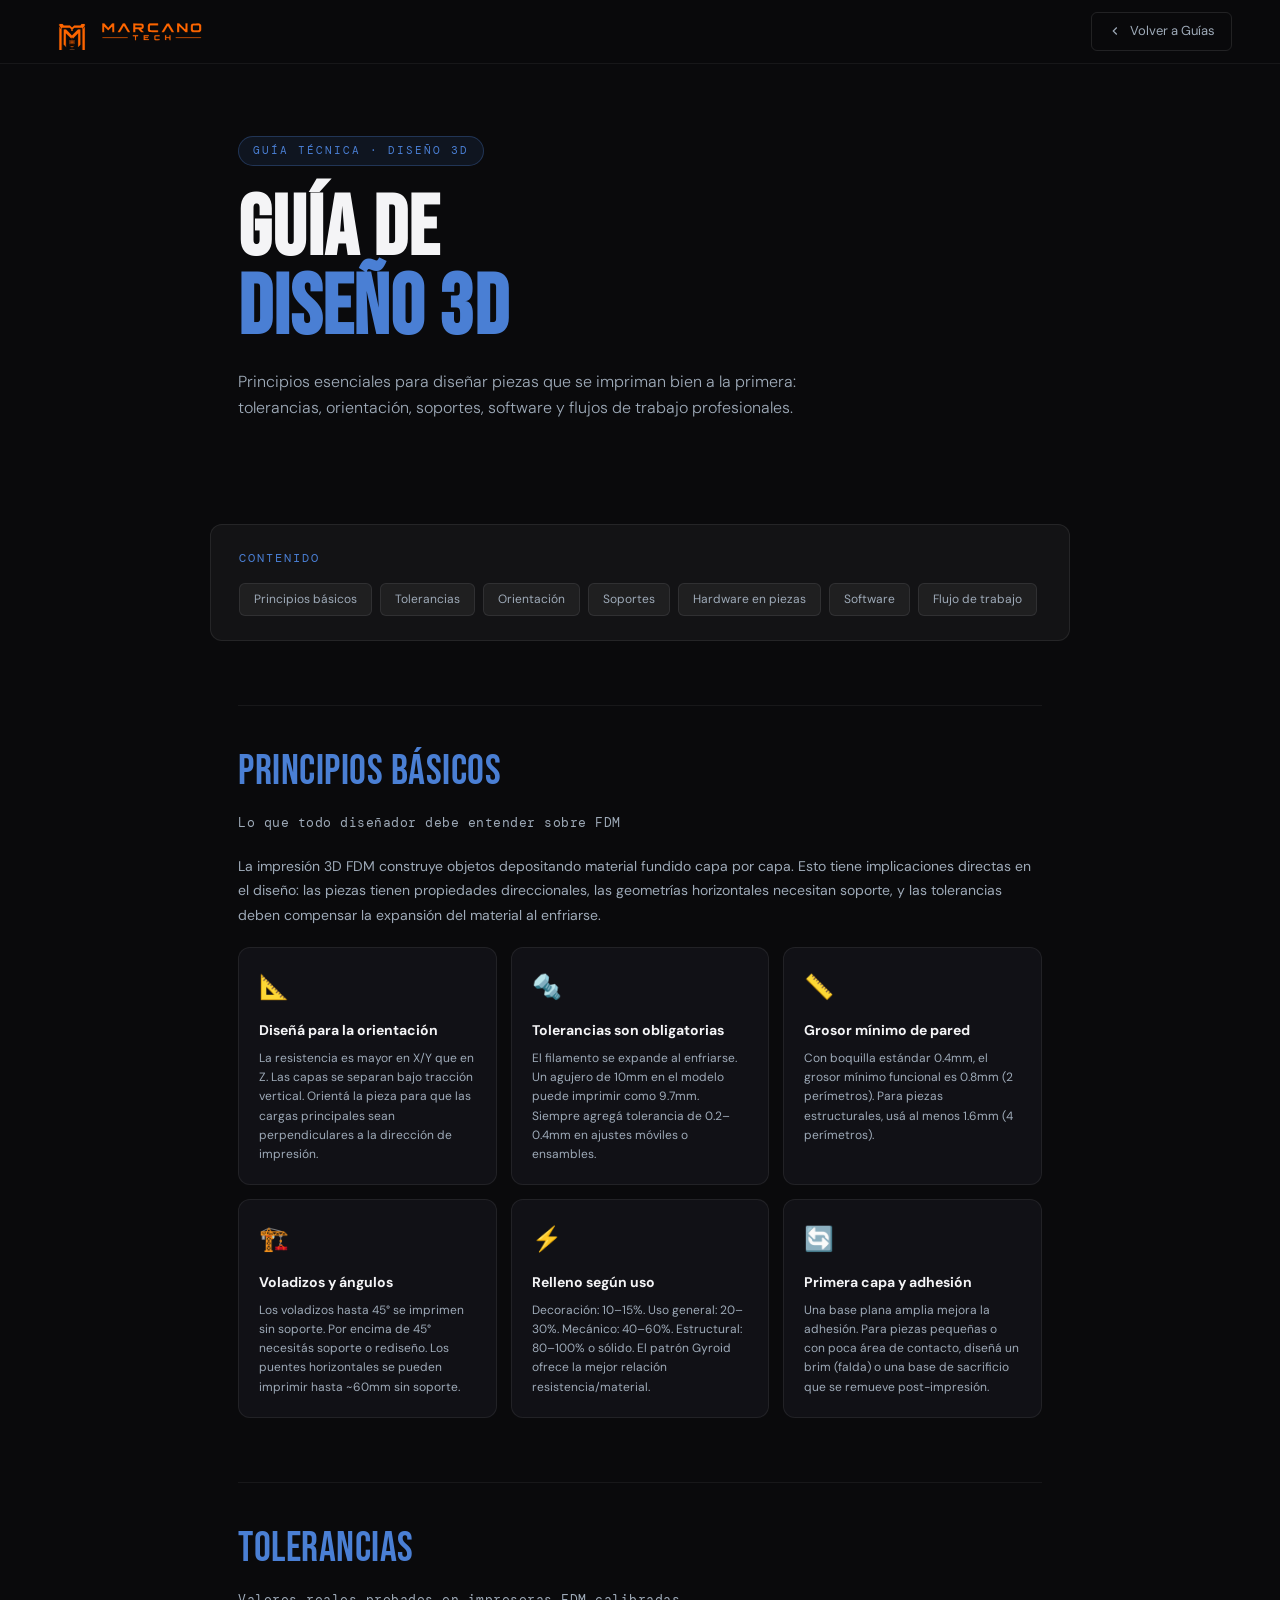
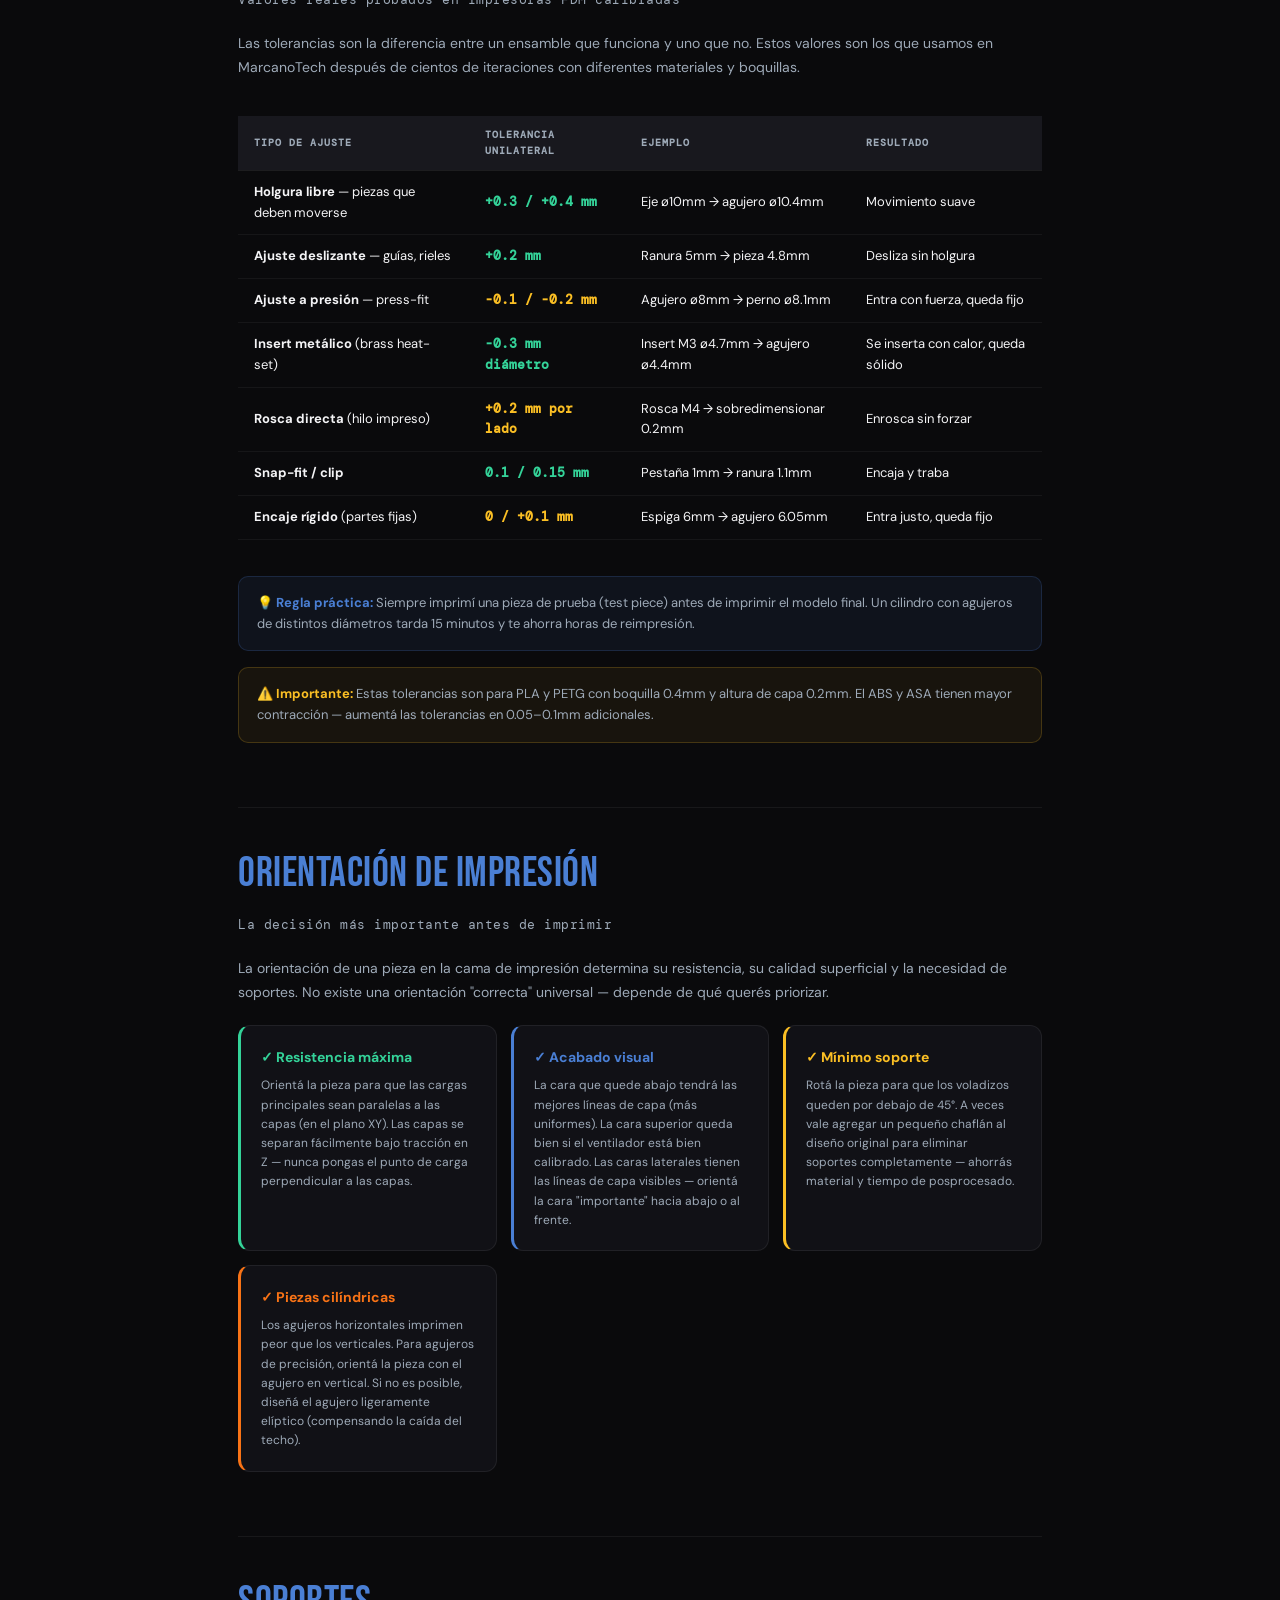
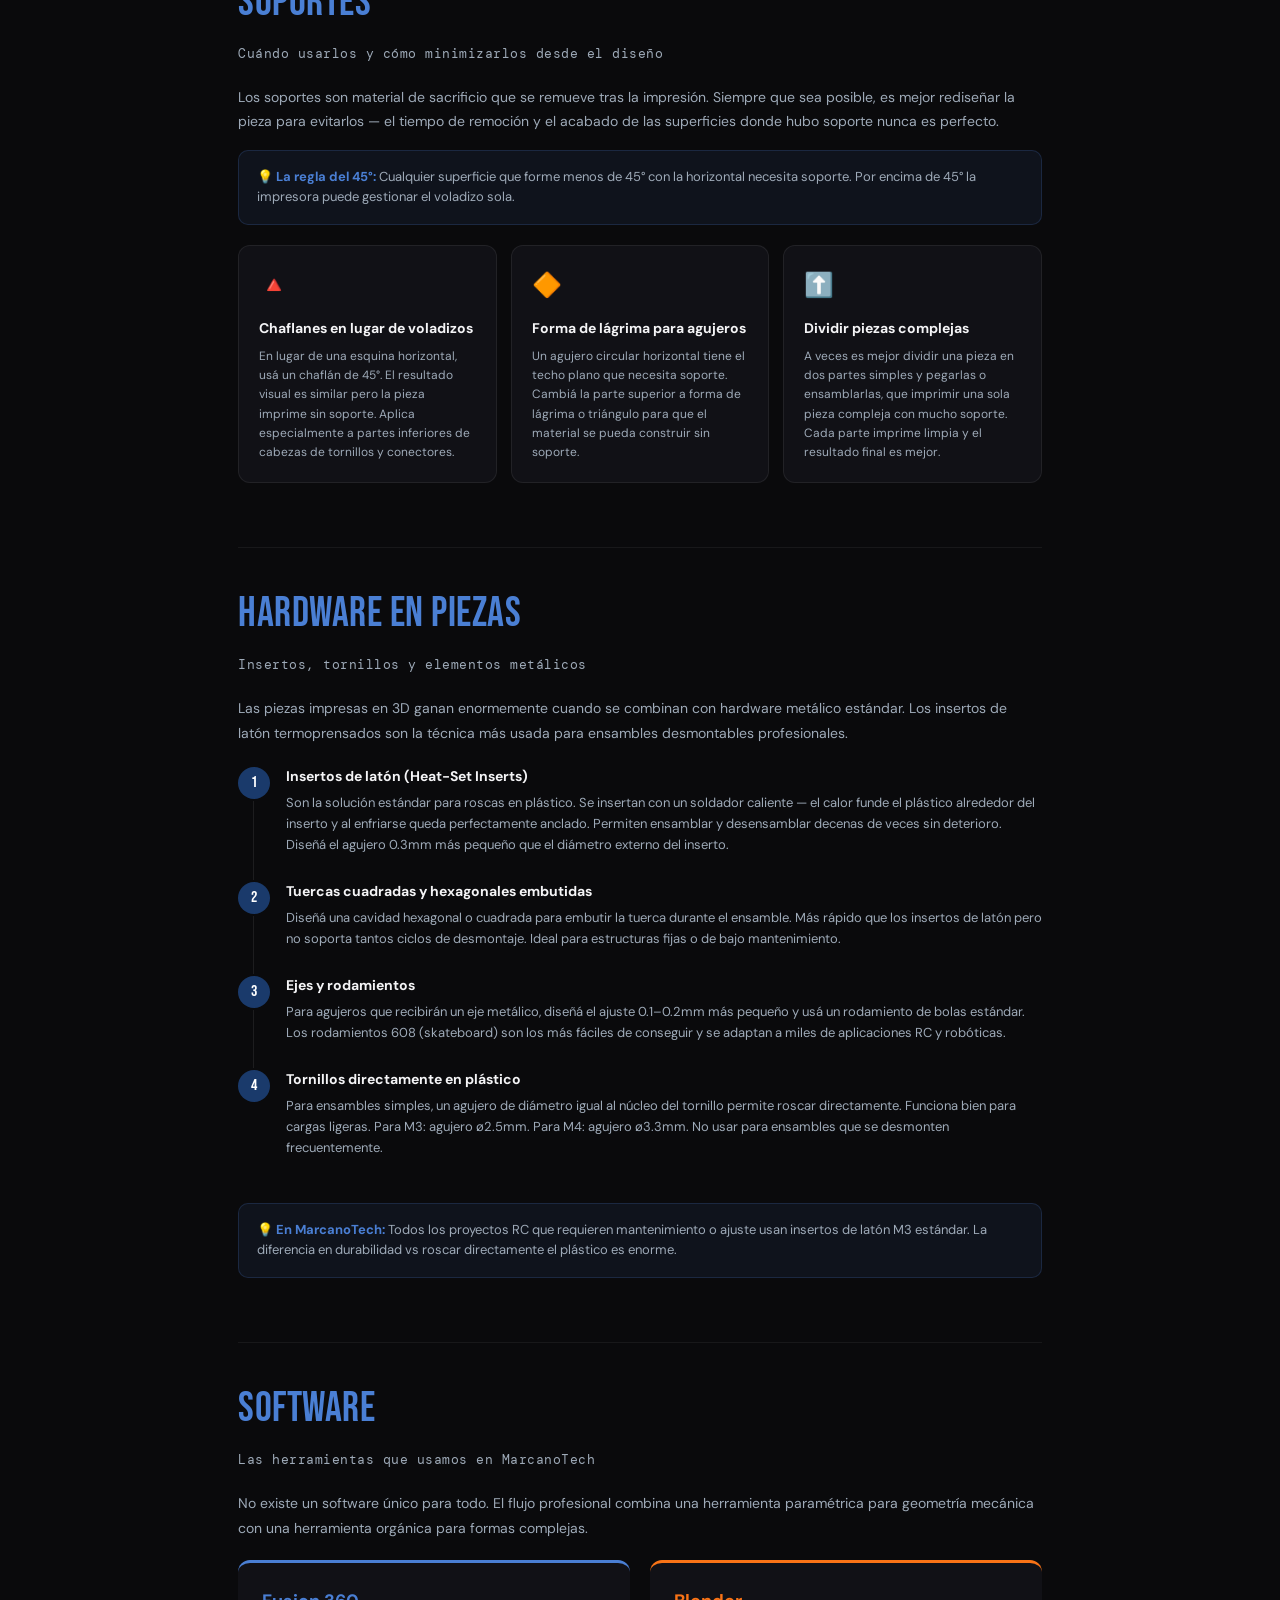
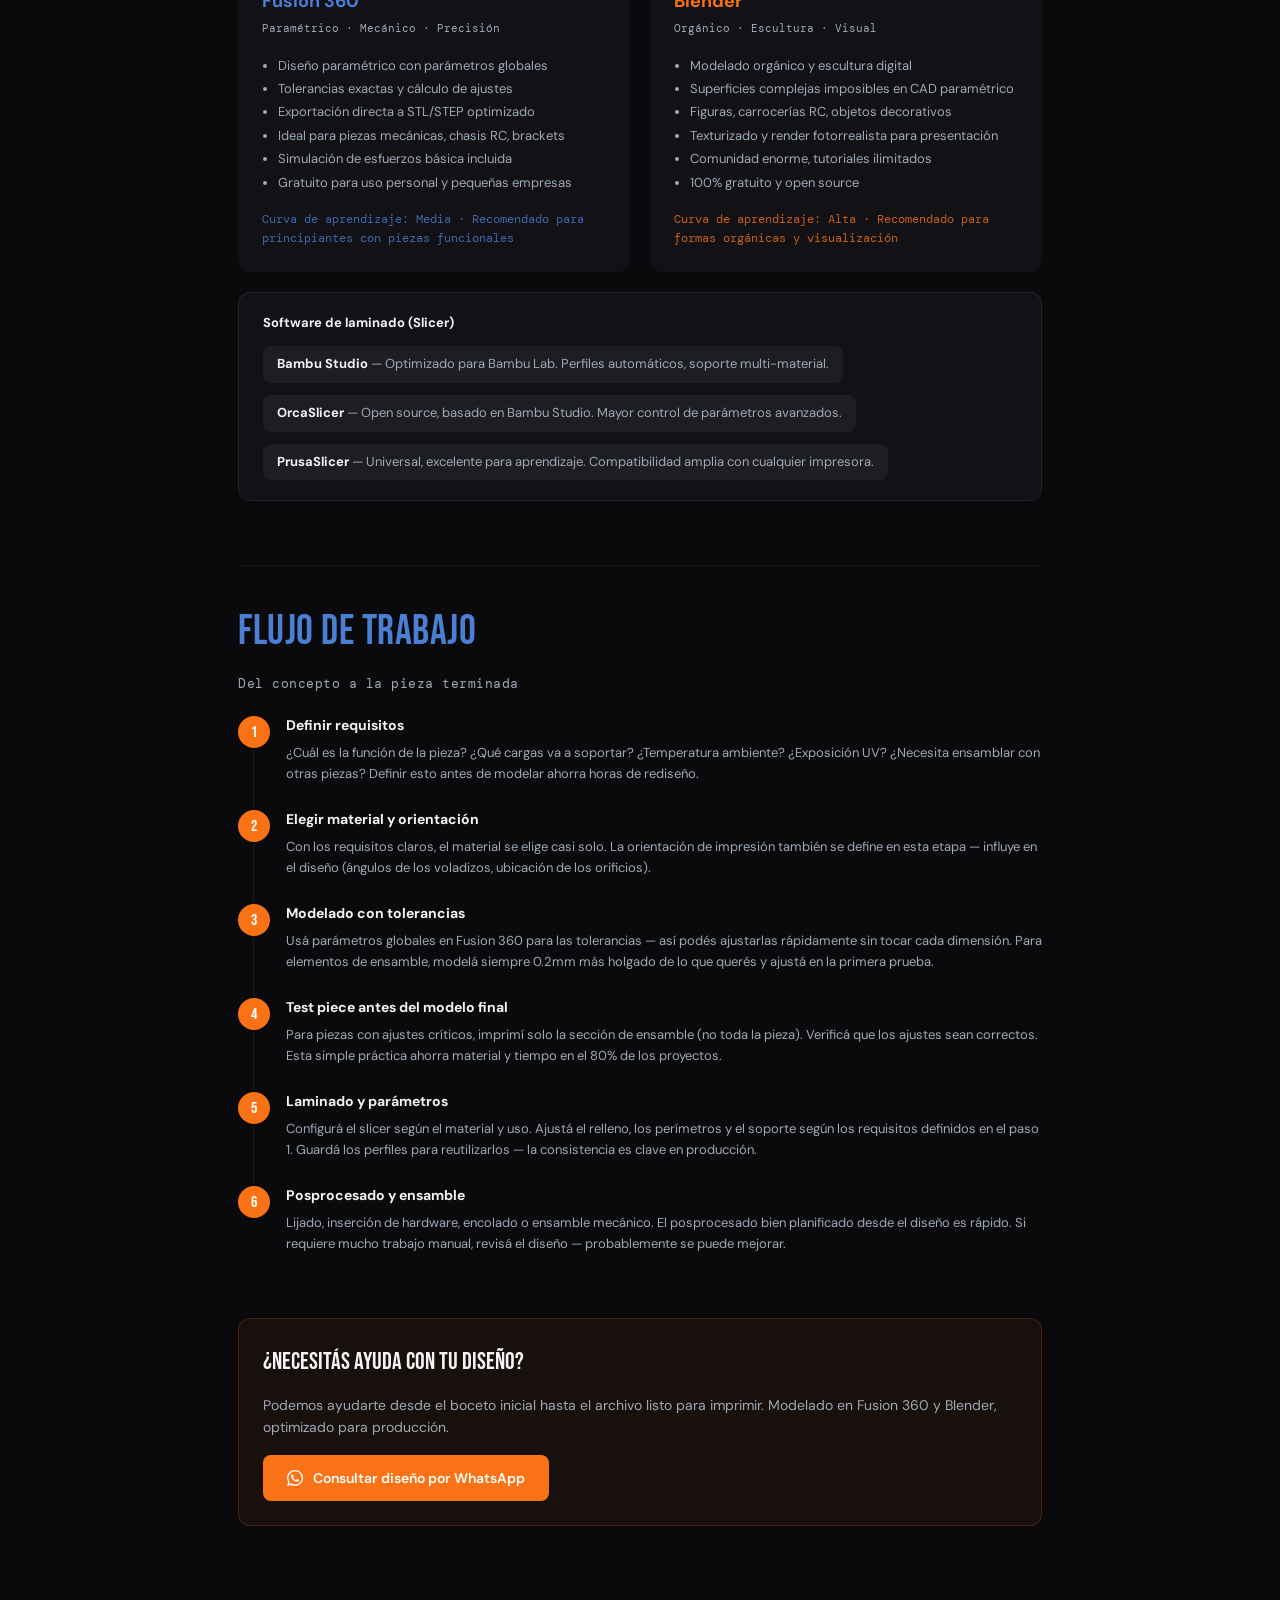
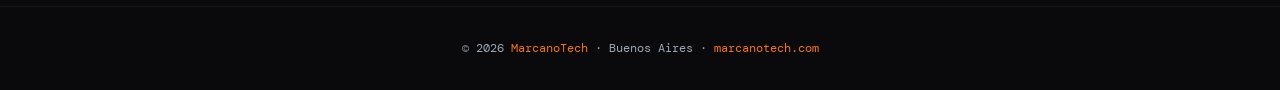
<file: guia-diseno-3d.html>
﻿<!DOCTYPE html>
<html lang="es">
<head>
<link rel="icon" type="image/svg+xml" href="[data-uri]">
<meta charset="UTF-8">
<meta name="viewport" content="width=device-width, initial-scale=1.0">
<title>Guía de Diseño 3D — MarcanoTech</title>
<meta name="description" content="Guía de diseño 3D para impresión FDM: tolerancias, orientación de piezas, soportes, Fusion 360 y Blender.">
<link rel="preconnect" href="https://fonts.googleapis.com">
<link href="https://fonts.googleapis.com/css2?family=Rajdhani:wght@700&family=Bebas+Neue&family=DM+Sans:wght@300;400;500;600&family=DM+Mono:wght@400;500&display=swap" rel="stylesheet">
<style>
*,*::before,*::after{box-sizing:border-box;margin:0;padding:0;}
:root{
  --black:#000;--dark1:#0a0a0c;--dark2:#111116;--dark3:#18181e;
  --navy:#1a3a6b;--navy-l:#4a7fd4;--ferrari:#f97316;--silver:#9eaab8;--white:#f4f4f6;
  --font-d:'Bebas Neue',sans-serif;--font-b:'DM Sans',sans-serif;--font-m:'DM Mono',monospace;
}
html{scroll-behavior:smooth;}
body{font-family:var(--font-b);background:var(--dark1);color:var(--white);line-height:1.6;}
a{text-decoration:none;color:inherit;}
nav{position:sticky;top:0;z-index:50;padding:0 48px;height:64px;display:flex;align-items:center;justify-content:space-between;background:rgba(10,10,12,0.95);backdrop-filter:blur(12px);border-bottom:1px solid rgba(255,255,255,0.06);}
.logo{font-family:var(--font-d);font-size:20px;letter-spacing:1px;}
.logo span{color:var(--ferrari);}
.back-btn{display:flex;align-items:center;gap:8px;font-size:13px;color:var(--silver);padding:8px 16px;border:1px solid rgba(255,255,255,0.1);border-radius:6px;transition:all 0.2s;}
.back-btn:hover{color:var(--white);border-color:var(--ferrari);}
.hero{padding:72px 48px 56px;max-width:900px;margin:0 auto;}
.cat-badge{display:inline-flex;align-items:center;gap:8px;background:rgba(74,127,212,0.1);border:1px solid rgba(74,127,212,0.3);padding:5px 14px;border-radius:100px;font-size:11px;font-family:var(--font-m);color:var(--navy-l);letter-spacing:2px;text-transform:uppercase;margin-bottom:24px;}
h1{font-family:var(--font-d);font-size:clamp(48px,7vw,84px);line-height:0.95;letter-spacing:1px;margin-bottom:20px;}
h1 span{color:var(--navy-l);}
.hero p{font-size:16px;color:var(--silver);max-width:640px;font-weight:300;}
.toc{background:rgba(255,255,255,0.04);border:1px solid rgba(255,255,255,0.08);border-radius:12px;padding:24px 28px;max-width:860px;margin:48px auto 48px;width:calc(100% - 96px);}
.toc-title{font-size:12px;font-family:var(--font-m);letter-spacing:2px;color:var(--navy-l);text-transform:uppercase;margin-bottom:14px;}
.toc-links{display:flex;flex-wrap:wrap;gap:8px;}
.toc-link{background:rgba(255,255,255,0.05);border:1px solid rgba(255,255,255,0.08);color:var(--silver);padding:6px 14px;border-radius:6px;font-size:12px;transition:all 0.2s;}
.toc-link:hover{background:rgba(74,127,212,0.1);border-color:rgba(74,127,212,0.3);color:var(--white);}
.content{max-width:900px;margin:0 auto;padding:0 48px 80px;}
.section{margin-top:64px;padding-top:32px;border-top:1px solid rgba(255,255,255,0.06);}
.section-title{font-family:var(--font-d);font-size:clamp(28px,4vw,42px);letter-spacing:0.5px;margin-bottom:8px;color:var(--navy-l);}
.section-sub{font-size:13px;color:var(--silver);font-family:var(--font-m);margin-bottom:20px;letter-spacing:0.5px;}
.body-text{font-size:14px;color:var(--silver);line-height:1.75;margin-bottom:16px;}
/* Cards */
.cards{display:grid;grid-template-columns:repeat(auto-fill,minmax(240px,1fr));gap:14px;margin:20px 0;}
.card{background:var(--dark2);border:1px solid rgba(255,255,255,0.07);border-radius:12px;padding:20px;transition:border-color 0.2s;}
.card:hover{border-color:rgba(74,127,212,0.3);}
.card-icon{font-size:24px;margin-bottom:12px;}
.card-title{font-size:14px;font-weight:700;color:var(--white);margin-bottom:8px;}
.card-desc{font-size:12px;color:var(--silver);line-height:1.6;}
/* Tolerance table */
.tol-table{width:100%;border-collapse:collapse;margin:20px 0;font-size:13px;}
.tol-table th{background:var(--dark3);padding:11px 16px;text-align:left;font-size:10px;letter-spacing:1px;text-transform:uppercase;color:var(--silver);font-family:var(--font-m);border-bottom:1px solid rgba(255,255,255,0.08);}
.tol-table td{padding:11px 16px;border-bottom:1px solid rgba(255,255,255,0.05);color:var(--white);}
.tol-table tr:hover td{background:rgba(255,255,255,0.02);}
.val-good{color:#34d399;font-weight:700;font-family:var(--font-m);}
.val-ok{color:#fbbf24;font-weight:700;font-family:var(--font-m);}
/* Steps */
.steps{display:flex;flex-direction:column;gap:0;margin:20px 0;}
.step-item{display:flex;gap:16px;padding-bottom:24px;position:relative;}
.step-item::before{content:'';position:absolute;left:15px;top:36px;bottom:0;width:1px;background:rgba(255,255,255,0.08);}
.step-item:last-child::before{display:none;}
.step-num{width:32px;height:32px;border-radius:50%;background:var(--navy);color:#fff;display:flex;align-items:center;justify-content:center;font-family:var(--font-d);font-size:16px;flex-shrink:0;margin-top:2px;}
.step-title{font-size:14px;font-weight:700;color:var(--white);margin-bottom:6px;}
.step-desc{font-size:13px;color:var(--silver);line-height:1.6;}
/* Tip */
.tip{background:rgba(74,127,212,0.08);border:1px solid rgba(74,127,212,0.2);border-radius:10px;padding:16px 18px;margin:16px 0;font-size:13px;color:var(--silver);line-height:1.6;}
.tip strong{color:var(--navy-l);}
.warn{background:rgba(251,191,36,0.06);border:1px solid rgba(251,191,36,0.2);border-radius:10px;padding:16px 18px;margin:16px 0;font-size:13px;color:var(--silver);line-height:1.6;}
.warn strong{color:#fbbf24;}
/* Software comparison */
.soft-grid{display:grid;grid-template-columns:1fr 1fr;gap:20px;margin:20px 0;}
.soft-card{background:var(--dark2);border-radius:12px;padding:24px;border-top:3px solid;}
.soft-title{font-size:18px;font-weight:700;margin-bottom:4px;}
.soft-sub{font-size:11px;font-family:var(--font-m);color:var(--silver);margin-bottom:16px;}
.soft-list{font-size:13px;color:var(--silver);line-height:1.8;}
.soft-list li{margin-left:16px;}
footer{background:var(--dark1);border-top:1px solid rgba(255,255,255,0.06);padding:32px 48px;text-align:center;}
footer p{font-size:12px;color:var(--silver);font-family:var(--font-m);}
footer span{color:var(--ferrari);}
@media(max-width:768px){
  nav,footer{padding-left:20px;padding-right:20px;}
  .hero,.content{padding-left:20px;padding-right:20px;}
  
  .soft-grid{grid-template-columns:1fr;}
}
</style>
</head>
<body>

<nav>
  <a href="index.html" style="display:flex;align-items:center;gap:10px;text-decoration:none">
    <img src="[data-uri]" style="height:36px;width:auto;flex-shrink:0;display:block" alt="MarcanoTech">
    <img src="[data-uri]" style="height:22px;width:auto;flex-shrink:0;display:block" alt="MarcanoTech">
  </a>
  <a href="index.html#guias" class="back-btn">
    <svg width="14" height="14" viewBox="0 0 24 24" fill="none" stroke="currentColor" stroke-width="2"><polyline points="15 18 9 12 15 6"/></svg>
    Volver a Guías
  </a>
</nav>

<div class="hero">
  <div class="cat-badge">Guía técnica · Diseño 3D</div>
  <h1>GUÍA DE<br><span>DISEÑO 3D</span></h1>
  <p>Principios esenciales para diseñar piezas que se impriman bien a la primera: tolerancias, orientación, soportes, software y flujos de trabajo profesionales.</p>
</div>

<div class="toc">
  <div class="toc-title">Contenido</div>
  <div class="toc-links">
    <a href="#principios" class="toc-link">Principios básicos</a>
    <a href="#tolerancias" class="toc-link">Tolerancias</a>
    <a href="#orientacion" class="toc-link">Orientación</a>
    <a href="#soportes" class="toc-link">Soportes</a>
    <a href="#hardware" class="toc-link">Hardware en piezas</a>
    <a href="#software" class="toc-link">Software</a>
    <a href="#flujo" class="toc-link">Flujo de trabajo</a>
  </div>
</div>

<div class="content">

<!-- PRINCIPIOS -->
<div class="section" id="principios">
  <div class="section-title">PRINCIPIOS BÁSICOS</div>
  <div class="section-sub">Lo que todo diseñador debe entender sobre FDM</div>
  <p class="body-text">La impresión 3D FDM construye objetos depositando material fundido capa por capa. Esto tiene implicaciones directas en el diseño: las piezas tienen propiedades direccionales, las geometrías horizontales necesitan soporte, y las tolerancias deben compensar la expansión del material al enfriarse.</p>
  <div class="cards">
    <div class="card">
      <div class="card-icon">📐</div>
      <div class="card-title">Diseñá para la orientación</div>
      <div class="card-desc">La resistencia es mayor en X/Y que en Z. Las capas se separan bajo tracción vertical. Orientá la pieza para que las cargas principales sean perpendiculares a la dirección de impresión.</div>
    </div>
    <div class="card">
      <div class="card-icon">🔩</div>
      <div class="card-title">Tolerancias son obligatorias</div>
      <div class="card-desc">El filamento se expande al enfriarse. Un agujero de 10mm en el modelo puede imprimir como 9.7mm. Siempre agregá tolerancia de 0.2–0.4mm en ajustes móviles o ensambles.</div>
    </div>
    <div class="card">
      <div class="card-icon">📏</div>
      <div class="card-title">Grosor mínimo de pared</div>
      <div class="card-desc">Con boquilla estándar 0.4mm, el grosor mínimo funcional es 0.8mm (2 perímetros). Para piezas estructurales, usá al menos 1.6mm (4 perímetros).</div>
    </div>
    <div class="card">
      <div class="card-icon">🏗️</div>
      <div class="card-title">Voladizos y ángulos</div>
      <div class="card-desc">Los voladizos hasta 45° se imprimen sin soporte. Por encima de 45° necesitás soporte o rediseño. Los puentes horizontales se pueden imprimir hasta ~60mm sin soporte.</div>
    </div>
    <div class="card">
      <div class="card-icon">⚡</div>
      <div class="card-title">Relleno según uso</div>
      <div class="card-desc">Decoración: 10–15%. Uso general: 20–30%. Mecánico: 40–60%. Estructural: 80–100% o sólido. El patrón Gyroid ofrece la mejor relación resistencia/material.</div>
    </div>
    <div class="card">
      <div class="card-icon">🔄</div>
      <div class="card-title">Primera capa y adhesión</div>
      <div class="card-desc">Una base plana amplia mejora la adhesión. Para piezas pequeñas o con poca área de contacto, diseñá un brim (falda) o una base de sacrificio que se remueve post-impresión.</div>
    </div>
  </div>
</div>

<!-- TOLERANCIAS -->
<div class="section" id="tolerancias">
  <div class="section-title">TOLERANCIAS</div>
  <div class="section-sub">Valores reales probados en impresoras FDM calibradas</div>
  <p class="body-text">Las tolerancias son la diferencia entre un ensamble que funciona y uno que no. Estos valores son los que usamos en MarcanoTech después de cientos de iteraciones con diferentes materiales y boquillas.</p>

  <div style="overflow-x:auto;">
    <table class="tol-table">
      <thead>
        <tr>
          <th>Tipo de ajuste</th>
          <th>Tolerancia unilateral</th>
          <th>Ejemplo</th>
          <th>Resultado</th>
        </tr>
      </thead>
      <tbody>
        <tr><td><strong>Holgura libre</strong> — piezas que deben moverse</td><td><span class="val-good">+0.3 / +0.4 mm</span></td><td>Eje ø10mm → agujero ø10.4mm</td><td>Movimiento suave</td></tr>
        <tr><td><strong>Ajuste deslizante</strong> — guías, rieles</td><td><span class="val-good">+0.2 mm</span></td><td>Ranura 5mm → pieza 4.8mm</td><td>Desliza sin holgura</td></tr>
        <tr><td><strong>Ajuste a presión</strong> — press-fit</td><td><span class="val-ok">-0.1 / -0.2 mm</span></td><td>Agujero ø8mm → perno ø8.1mm</td><td>Entra con fuerza, queda fijo</td></tr>
        <tr><td><strong>Insert metálico</strong> (brass heat-set)</td><td><span class="val-good">-0.3 mm diámetro</span></td><td>Insert M3 ø4.7mm → agujero ø4.4mm</td><td>Se inserta con calor, queda sólido</td></tr>
        <tr><td><strong>Rosca directa</strong> (hilo impreso)</td><td><span class="val-ok">+0.2 mm por lado</span></td><td>Rosca M4 → sobredimensionar 0.2mm</td><td>Enrosca sin forzar</td></tr>
        <tr><td><strong>Snap-fit / clip</strong></td><td><span class="val-good">0.1 / 0.15 mm</span></td><td>Pestaña 1mm → ranura 1.1mm</td><td>Encaja y traba</td></tr>
        <tr><td><strong>Encaje rígido</strong> (partes fijas)</td><td><span class="val-ok">0 / +0.1 mm</span></td><td>Espiga 6mm → agujero 6.05mm</td><td>Entra justo, queda fijo</td></tr>
      </tbody>
    </table>
  </div>

  <div class="tip"><strong>💡 Regla práctica:</strong> Siempre imprimí una pieza de prueba (test piece) antes de imprimir el modelo final. Un cilindro con agujeros de distintos diámetros tarda 15 minutos y te ahorra horas de reimpresión.</div>
  <div class="warn"><strong>⚠️ Importante:</strong> Estas tolerancias son para PLA y PETG con boquilla 0.4mm y altura de capa 0.2mm. El ABS y ASA tienen mayor contracción — aumentá las tolerancias en 0.05–0.1mm adicionales.</div>
</div>

<!-- ORIENTACIÓN -->
<div class="section" id="orientacion">
  <div class="section-title">ORIENTACIÓN DE IMPRESIÓN</div>
  <div class="section-sub">La decisión más importante antes de imprimir</div>
  <p class="body-text">La orientación de una pieza en la cama de impresión determina su resistencia, su calidad superficial y la necesidad de soportes. No existe una orientación "correcta" universal — depende de qué querés priorizar.</p>

  <div class="cards">
    <div class="card" style="border-left:3px solid #34d399;">
      <div class="card-title" style="color:#34d399;">✓ Resistencia máxima</div>
      <div class="card-desc">Orientá la pieza para que las cargas principales sean paralelas a las capas (en el plano XY). Las capas se separan fácilmente bajo tracción en Z — nunca pongas el punto de carga perpendicular a las capas.</div>
    </div>
    <div class="card" style="border-left:3px solid #4a7fd4;">
      <div class="card-title" style="color:#4a7fd4;">✓ Acabado visual</div>
      <div class="card-desc">La cara que quede abajo tendrá las mejores líneas de capa (más uniformes). La cara superior queda bien si el ventilador está bien calibrado. Las caras laterales tienen las líneas de capa visibles — orientá la cara "importante" hacia abajo o al frente.</div>
    </div>
    <div class="card" style="border-left:3px solid #fbbf24;">
      <div class="card-title" style="color:#fbbf24;">✓ Mínimo soporte</div>
      <div class="card-desc">Rotá la pieza para que los voladizos queden por debajo de 45°. A veces vale agregar un pequeño chaflán al diseño original para eliminar soportes completamente — ahorrás material y tiempo de posprocesado.</div>
    </div>
    <div class="card" style="border-left:3px solid #f97316;">
      <div class="card-title" style="color:#f97316;">✓ Piezas cilíndricas</div>
      <div class="card-desc">Los agujeros horizontales imprimen peor que los verticales. Para agujeros de precisión, orientá la pieza con el agujero en vertical. Si no es posible, diseñá el agujero ligeramente elíptico (compensando la caída del techo).</div>
    </div>
  </div>
</div>

<!-- SOPORTES -->
<div class="section" id="soportes">
  <div class="section-title">SOPORTES</div>
  <div class="section-sub">Cuándo usarlos y cómo minimizarlos desde el diseño</div>
  <p class="body-text">Los soportes son material de sacrificio que se remueve tras la impresión. Siempre que sea posible, es mejor rediseñar la pieza para evitarlos — el tiempo de remoción y el acabado de las superficies donde hubo soporte nunca es perfecto.</p>

  <div class="tip"><strong>💡 La regla del 45°:</strong> Cualquier superficie que forme menos de 45° con la horizontal necesita soporte. Por encima de 45° la impresora puede gestionar el voladizo sola.</div>

  <div class="cards">
    <div class="card">
      <div class="card-icon">🔺</div>
      <div class="card-title">Chaflanes en lugar de voladizos</div>
      <div class="card-desc">En lugar de una esquina horizontal, usá un chaflán de 45°. El resultado visual es similar pero la pieza imprime sin soporte. Aplica especialmente a partes inferiores de cabezas de tornillos y conectores.</div>
    </div>
    <div class="card">
      <div class="card-icon">🔶</div>
      <div class="card-title">Forma de lágrima para agujeros</div>
      <div class="card-desc">Un agujero circular horizontal tiene el techo plano que necesita soporte. Cambiá la parte superior a forma de lágrima o triángulo para que el material se pueda construir sin soporte.</div>
    </div>
    <div class="card">
      <div class="card-icon">⬆️</div>
      <div class="card-title">Dividir piezas complejas</div>
      <div class="card-desc">A veces es mejor dividir una pieza en dos partes simples y pegarlas o ensamblarlas, que imprimir una sola pieza compleja con mucho soporte. Cada parte imprime limpia y el resultado final es mejor.</div>
    </div>
  </div>
</div>

<!-- HARDWARE EN PIEZAS -->
<div class="section" id="hardware">
  <div class="section-title">HARDWARE EN PIEZAS</div>
  <div class="section-sub">Insertos, tornillos y elementos metálicos</div>
  <p class="body-text">Las piezas impresas en 3D ganan enormemente cuando se combinan con hardware metálico estándar. Los insertos de latón termoprensados son la técnica más usada para ensambles desmontables profesionales.</p>

  <div class="steps">
    <div class="step-item">
      <div class="step-num">1</div>
      <div>
        <div class="step-title">Insertos de latón (Heat-Set Inserts)</div>
        <div class="step-desc">Son la solución estándar para roscas en plástico. Se insertan con un soldador caliente — el calor funde el plástico alrededor del inserto y al enfriarse queda perfectamente anclado. Permiten ensamblar y desensamblar decenas de veces sin deterioro. Diseñá el agujero 0.3mm más pequeño que el diámetro externo del inserto.</div>
      </div>
    </div>
    <div class="step-item">
      <div class="step-num">2</div>
      <div>
        <div class="step-title">Tuercas cuadradas y hexagonales embutidas</div>
        <div class="step-desc">Diseñá una cavidad hexagonal o cuadrada para embutir la tuerca durante el ensamble. Más rápido que los insertos de latón pero no soporta tantos ciclos de desmontaje. Ideal para estructuras fijas o de bajo mantenimiento.</div>
      </div>
    </div>
    <div class="step-item">
      <div class="step-num">3</div>
      <div>
        <div class="step-title">Ejes y rodamientos</div>
        <div class="step-desc">Para agujeros que recibirán un eje metálico, diseñá el ajuste 0.1–0.2mm más pequeño y usá un rodamiento de bolas estándar. Los rodamientos 608 (skateboard) son los más fáciles de conseguir y se adaptan a miles de aplicaciones RC y robóticas.</div>
      </div>
    </div>
    <div class="step-item">
      <div class="step-num">4</div>
      <div>
        <div class="step-title">Tornillos directamente en plástico</div>
        <div class="step-desc">Para ensambles simples, un agujero de diámetro igual al núcleo del tornillo permite roscar directamente. Funciona bien para cargas ligeras. Para M3: agujero ø2.5mm. Para M4: agujero ø3.3mm. No usar para ensambles que se desmonten frecuentemente.</div>
      </div>
    </div>
  </div>

  <div class="tip"><strong>💡 En MarcanoTech:</strong> Todos los proyectos RC que requieren mantenimiento o ajuste usan insertos de latón M3 estándar. La diferencia en durabilidad vs roscar directamente el plástico es enorme.</div>
</div>

<!-- SOFTWARE -->
<div class="section" id="software">
  <div class="section-title">SOFTWARE</div>
  <div class="section-sub">Las herramientas que usamos en MarcanoTech</div>
  <p class="body-text">No existe un software único para todo. El flujo profesional combina una herramienta paramétrica para geometría mecánica con una herramienta orgánica para formas complejas.</p>

  <div class="soft-grid">
    <div class="soft-card" style="border-color:var(--navy-l);">
      <div class="soft-title" style="color:var(--navy-l);">Fusion 360</div>
      <div class="soft-sub">Paramétrico · Mecánico · Precisión</div>
      <ul class="soft-list">
        <li>Diseño paramétrico con parámetros globales</li>
        <li>Tolerancias exactas y cálculo de ajustes</li>
        <li>Exportación directa a STL/STEP optimizado</li>
        <li>Ideal para piezas mecánicas, chasis RC, brackets</li>
        <li>Simulación de esfuerzos básica incluida</li>
        <li>Gratuito para uso personal y pequeñas empresas</li>
      </ul>
      <div style="margin-top:16px;font-size:12px;color:rgba(74,127,212,0.8);font-family:var(--font-m);">Curva de aprendizaje: Media · Recomendado para principiantes con piezas funcionales</div>
    </div>
    <div class="soft-card" style="border-color:#f97316;">
      <div class="soft-title" style="color:#f97316;">Blender</div>
      <div class="soft-sub">Orgánico · Escultura · Visual</div>
      <ul class="soft-list">
        <li>Modelado orgánico y escultura digital</li>
        <li>Superficies complejas imposibles en CAD paramétrico</li>
        <li>Figuras, carrocerías RC, objetos decorativos</li>
        <li>Texturizado y render fotorrealista para presentación</li>
        <li>Comunidad enorme, tutoriales ilimitados</li>
        <li>100% gratuito y open source</li>
      </ul>
      <div style="margin-top:16px;font-size:12px;color:rgba(249,115,22,0.8);font-family:var(--font-m);">Curva de aprendizaje: Alta · Recomendado para formas orgánicas y visualización</div>
    </div>
  </div>

  <div style="margin-top:20px;background:var(--dark2);border-radius:12px;padding:20px 24px;border:1px solid rgba(255,255,255,0.07);">
    <div style="font-size:13px;font-weight:700;color:var(--white);margin-bottom:12px;">Software de laminado (Slicer)</div>
    <div style="display:flex;flex-wrap:wrap;gap:12px;font-size:13px;color:var(--silver);">
      <div style="background:rgba(255,255,255,0.05);padding:8px 14px;border-radius:8px;"><strong style="color:var(--white);">Bambu Studio</strong> — Optimizado para Bambu Lab. Perfiles automáticos, soporte multi-material.</div>
      <div style="background:rgba(255,255,255,0.05);padding:8px 14px;border-radius:8px;"><strong style="color:var(--white);">OrcaSlicer</strong> — Open source, basado en Bambu Studio. Mayor control de parámetros avanzados.</div>
      <div style="background:rgba(255,255,255,0.05);padding:8px 14px;border-radius:8px;"><strong style="color:var(--white);">PrusaSlicer</strong> — Universal, excelente para aprendizaje. Compatibilidad amplia con cualquier impresora.</div>
    </div>
  </div>
</div>

<!-- FLUJO DE TRABAJO -->
<div class="section" id="flujo">
  <div class="section-title">FLUJO DE TRABAJO</div>
  <div class="section-sub">Del concepto a la pieza terminada</div>

  <div class="steps">
    <div class="step-item">
      <div class="step-num" style="background:var(--ferrari);">1</div>
      <div>
        <div class="step-title">Definir requisitos</div>
        <div class="step-desc">¿Cuál es la función de la pieza? ¿Qué cargas va a soportar? ¿Temperatura ambiente? ¿Exposición UV? ¿Necesita ensamblar con otras piezas? Definir esto antes de modelar ahorra horas de rediseño.</div>
      </div>
    </div>
    <div class="step-item">
      <div class="step-num" style="background:var(--ferrari);">2</div>
      <div>
        <div class="step-title">Elegir material y orientación</div>
        <div class="step-desc">Con los requisitos claros, el material se elige casi solo. La orientación de impresión también se define en esta etapa — influye en el diseño (ángulos de los voladizos, ubicación de los orificios).</div>
      </div>
    </div>
    <div class="step-item">
      <div class="step-num" style="background:var(--ferrari);">3</div>
      <div>
        <div class="step-title">Modelado con tolerancias</div>
        <div class="step-desc">Usá parámetros globales en Fusion 360 para las tolerancias — así podés ajustarlas rápidamente sin tocar cada dimensión. Para elementos de ensamble, modelá siempre 0.2mm más holgado de lo que querés y ajustá en la primera prueba.</div>
      </div>
    </div>
    <div class="step-item">
      <div class="step-num" style="background:var(--ferrari);">4</div>
      <div>
        <div class="step-title">Test piece antes del modelo final</div>
        <div class="step-desc">Para piezas con ajustes críticos, imprimí solo la sección de ensamble (no toda la pieza). Verificá que los ajustes sean correctos. Esta simple práctica ahorra material y tiempo en el 80% de los proyectos.</div>
      </div>
    </div>
    <div class="step-item">
      <div class="step-num" style="background:var(--ferrari);">5</div>
      <div>
        <div class="step-title">Laminado y parámetros</div>
        <div class="step-desc">Configurá el slicer según el material y uso. Ajustá el relleno, los perímetros y el soporte según los requisitos definidos en el paso 1. Guardá los perfiles para reutilizarlos — la consistencia es clave en producción.</div>
      </div>
    </div>
    <div class="step-item">
      <div class="step-num" style="background:var(--ferrari);">6</div>
      <div>
        <div class="step-title">Posprocesado y ensamble</div>
        <div class="step-desc">Lijado, inserción de hardware, encolado o ensamble mecánico. El posprocesado bien planificado desde el diseño es rápido. Si requiere mucho trabajo manual, revisá el diseño — probablemente se puede mejorar.</div>
      </div>
    </div>
  </div>

  <div style="margin-top:40px;background:rgba(249,115,22,0.06);border:1px solid rgba(249,115,22,0.2);border-radius:12px;padding:24px;">
    <div style="font-family:var(--font-d);font-size:24px;margin-bottom:12px;">¿NECESITÁS AYUDA CON TU DISEÑO?</div>
    <p style="font-size:14px;color:var(--silver);margin-bottom:16px;">Podemos ayudarte desde el boceto inicial hasta el archivo listo para imprimir. Modelado en Fusion 360 y Blender, optimizado para producción.</p>
    <a href="https://wa.me/5491123468533?text=Hola%20MarcanoTech%2C%20necesito%20ayuda%20con%20un%20dise%C3%B1o%203D" target="_blank"
      style="display:inline-flex;align-items:center;gap:10px;background:#f97316;color:#fff;padding:12px 24px;border-radius:8px;font-weight:600;font-size:14px;"
      onmouseover="this.style.background='#c01500'" onmouseout="this.style.background='#f97316'">
      <svg width="16" height="16" viewBox="0 0 24 24" fill="currentColor"><path d="M17.472 14.382c-.297-.149-1.758-.867-2.03-.967-.273-.099-.471-.148-.67.15-.197.297-.767.966-.94 1.164-.173.199-.347.223-.644.075-.297-.15-1.255-.463-2.39-1.475-.883-.788-1.48-1.761-1.653-2.059-.173-.297-.018-.458.13-.606.134-.133.298-.347.446-.52.149-.174.198-.298.298-.497.099-.198.05-.371-.025-.52-.075-.149-.669-1.612-.916-2.207-.242-.579-.487-.5-.669-.51-.173-.008-.371-.01-.57-.01-.198 0-.52.074-.792.372-.272.297-1.04 1.016-1.04 2.479 0 1.462 1.065 2.875 1.213 3.074.149.198 2.096 3.2 5.077 4.487.709.306 1.262.489 1.694.625.712.227 1.36.195 1.871.118.571-.085 1.758-.719 2.006-1.413.248-.694.248-1.289.173-1.413-.074-.124-.272-.198-.57-.347m-5.421 7.403h-.004a9.87 9.87 0 0 1-5.031-1.378l-.361-.214-3.741.982.998-3.648-.235-.374a9.86 9.86 0 0 1-1.51-5.26c.001-5.45 4.436-9.884 9.888-9.884 2.64 0 5.122 1.03 6.988 2.898a9.825 9.825 0 0 1 2.893 6.994c-.003 5.45-4.437 9.884-9.885 9.884m8.413-18.297A11.815 11.815 0 0 0 12.05 0C5.495 0 .16 5.335.157 11.892c0 2.096.547 4.142 1.588 5.945L.057 24l6.305-1.654a11.882 11.882 0 0 0 5.683 1.448h.005c6.554 0 11.89-5.335 11.893-11.893a11.821 11.821 0 0 0-3.48-8.413Z"/></svg>
      Consultar diseño por WhatsApp
    </a>
  </div>
</div>

</div>

<footer>
  <p>© 2026 <span>MarcanoTech</span> · Buenos Aires · <a href="index.html" style="color:var(--ferrari)">marcanotech.com</a></p>
</footer>
<button id="scroll-top" onclick="window.scrollTo({top:0,behavior:'smooth'})" style="position:fixed;bottom:28px;right:28px;width:44px;height:44px;border-radius:50%;background:#f97316;color:#fff;border:none;cursor:pointer;display:flex;align-items:center;justify-content:center;opacity:0;pointer-events:none;transition:opacity 0.3s;box-shadow:0 4px 16px rgba(249,115,22,0.4);z-index:99">
  <svg width="16" height="16" viewBox="0 0 24 24" fill="none" stroke="currentColor" stroke-width="2.5"><polyline points="18 15 12 9 6 15"/></svg>
</button>
<script>
const st=document.getElementById('scroll-top');
window.addEventListener('scroll',()=>{st.style.opacity=window.scrollY>400?'1':'0';st.style.pointerEvents=window.scrollY>400?'auto':'none';});
</script>
</body>
</html>
</file>
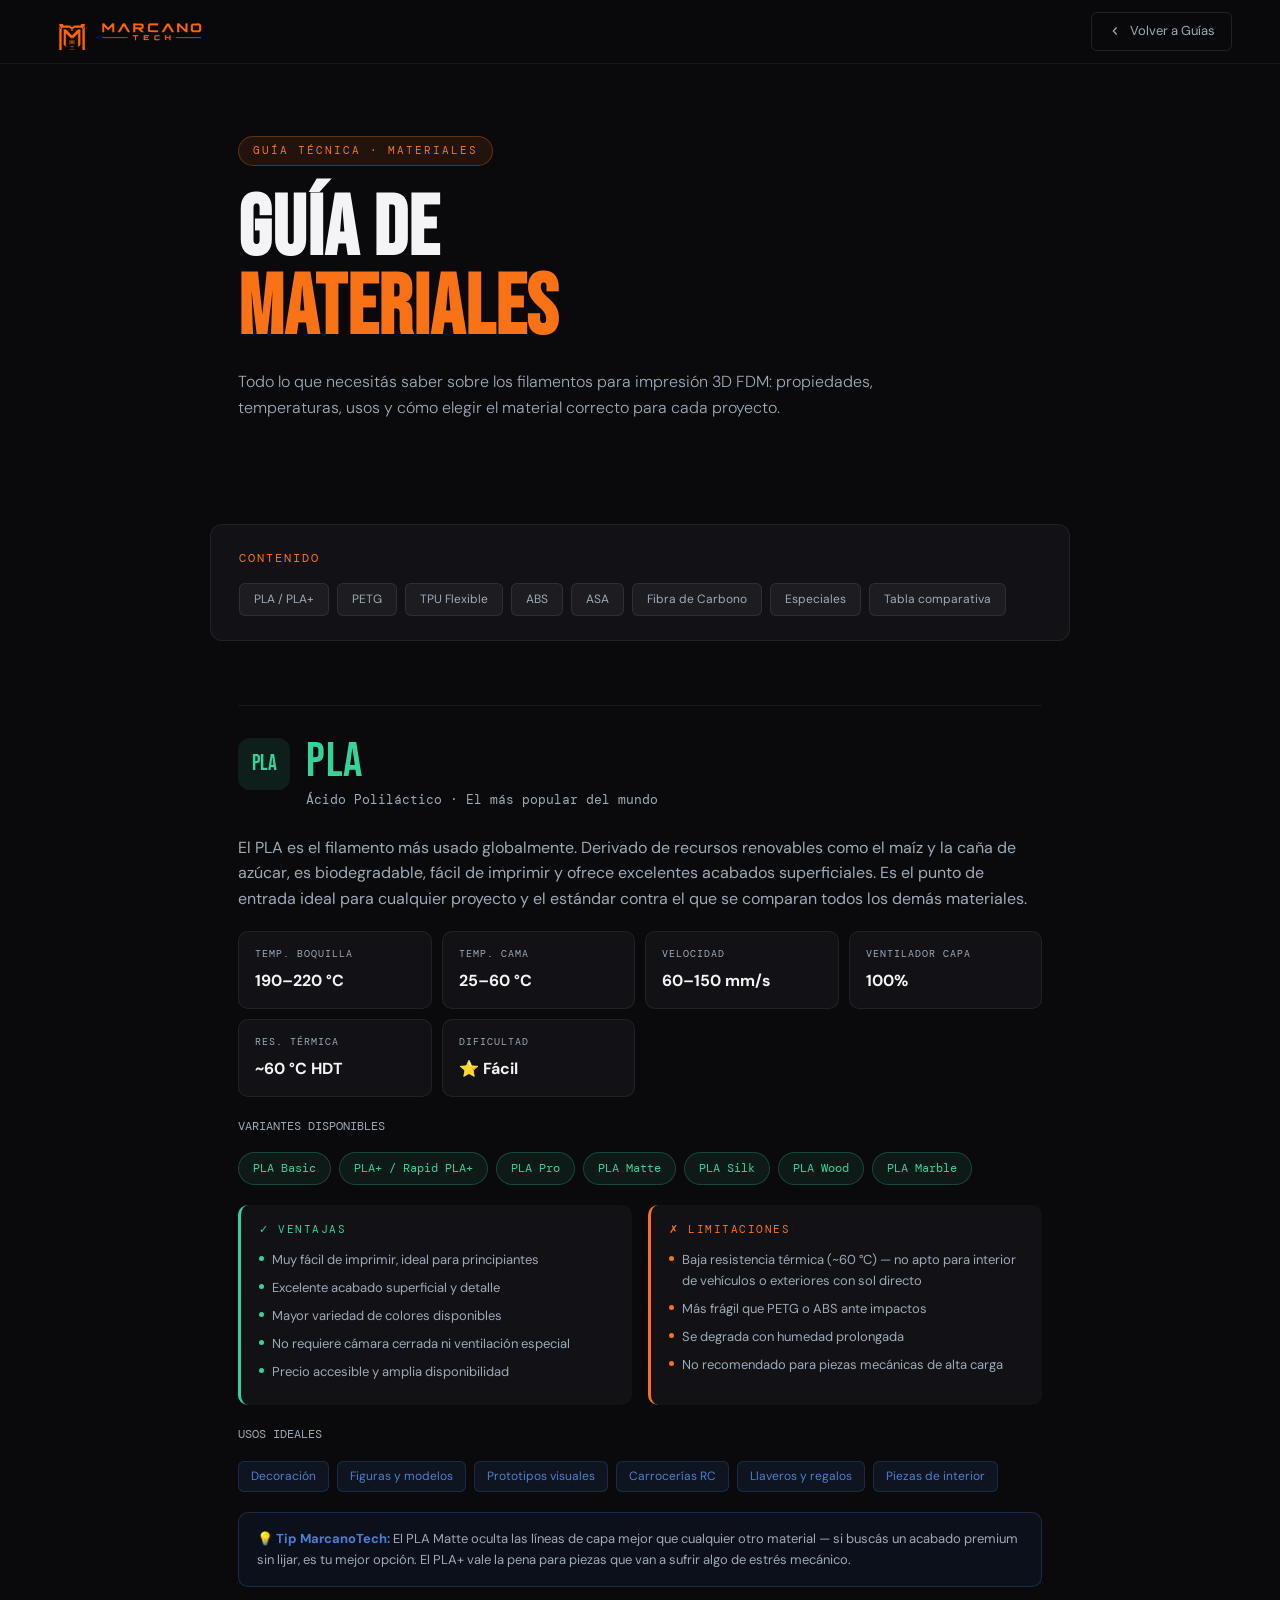
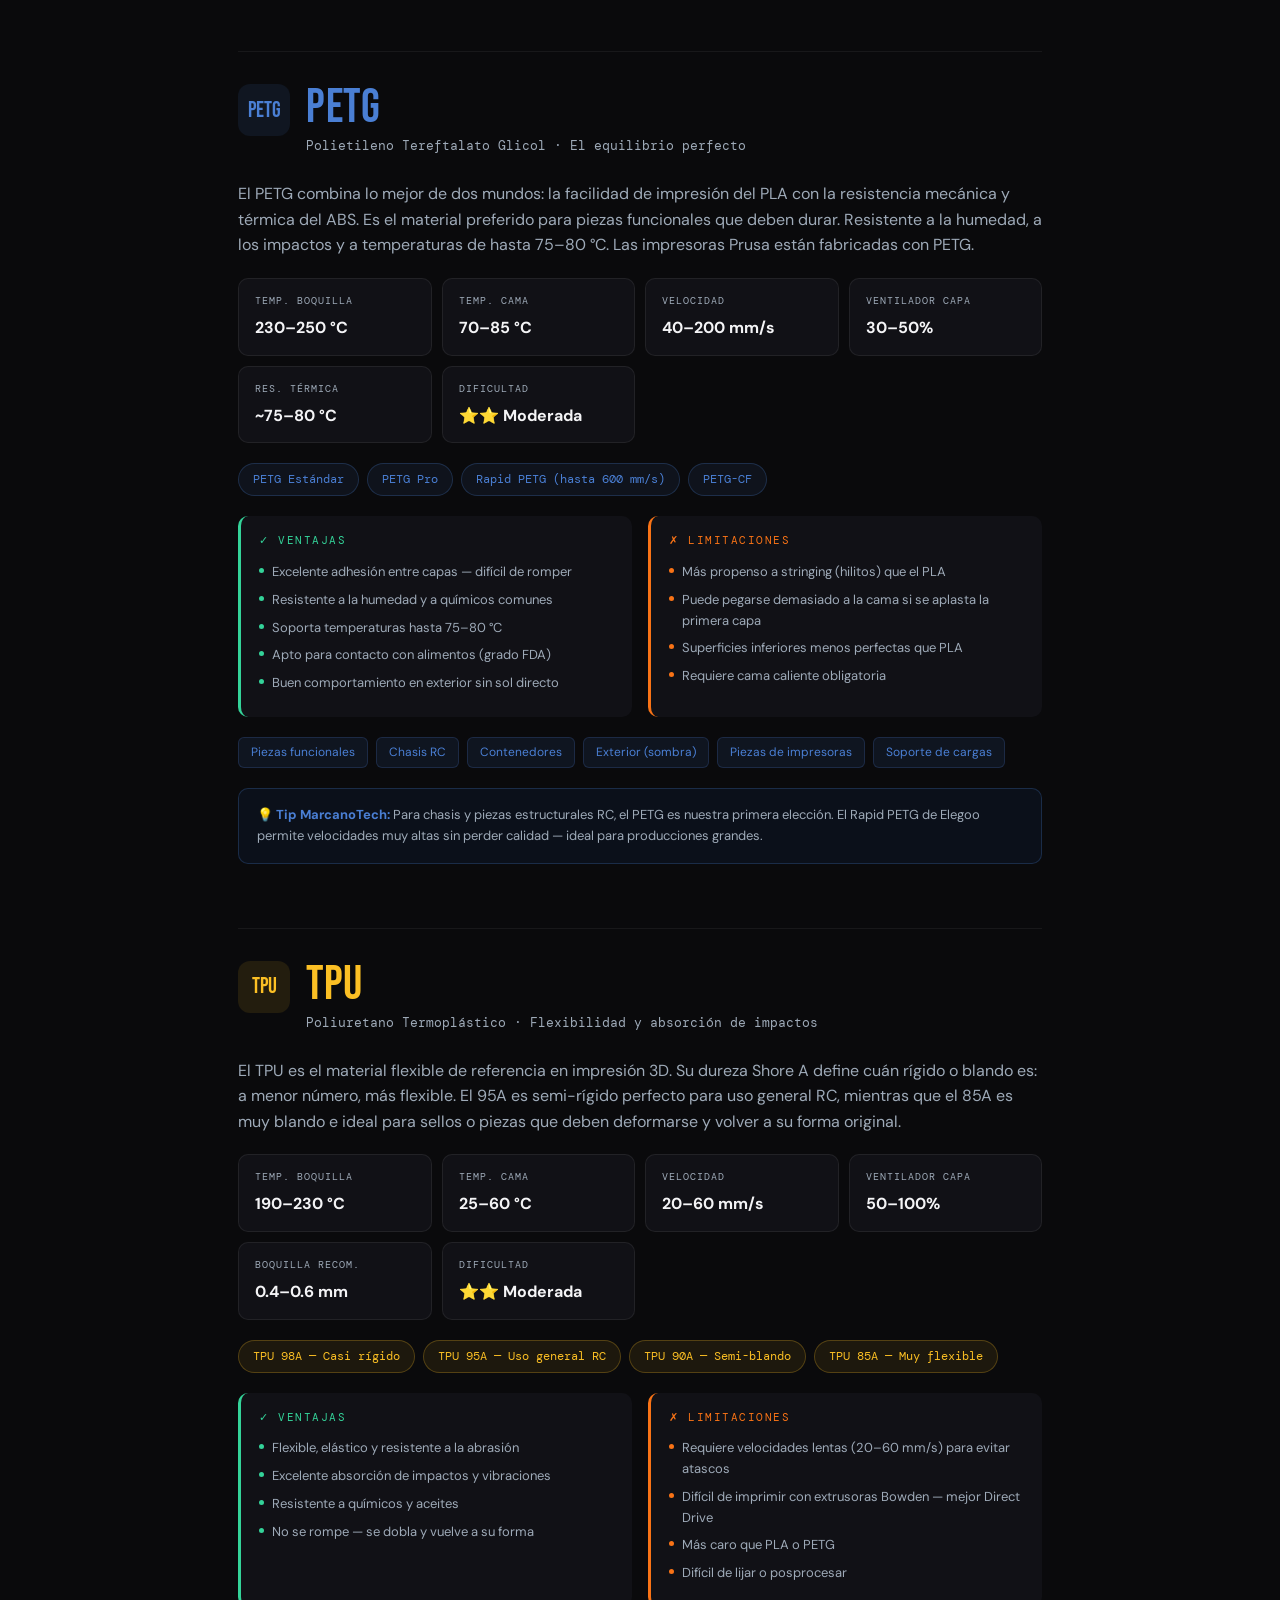
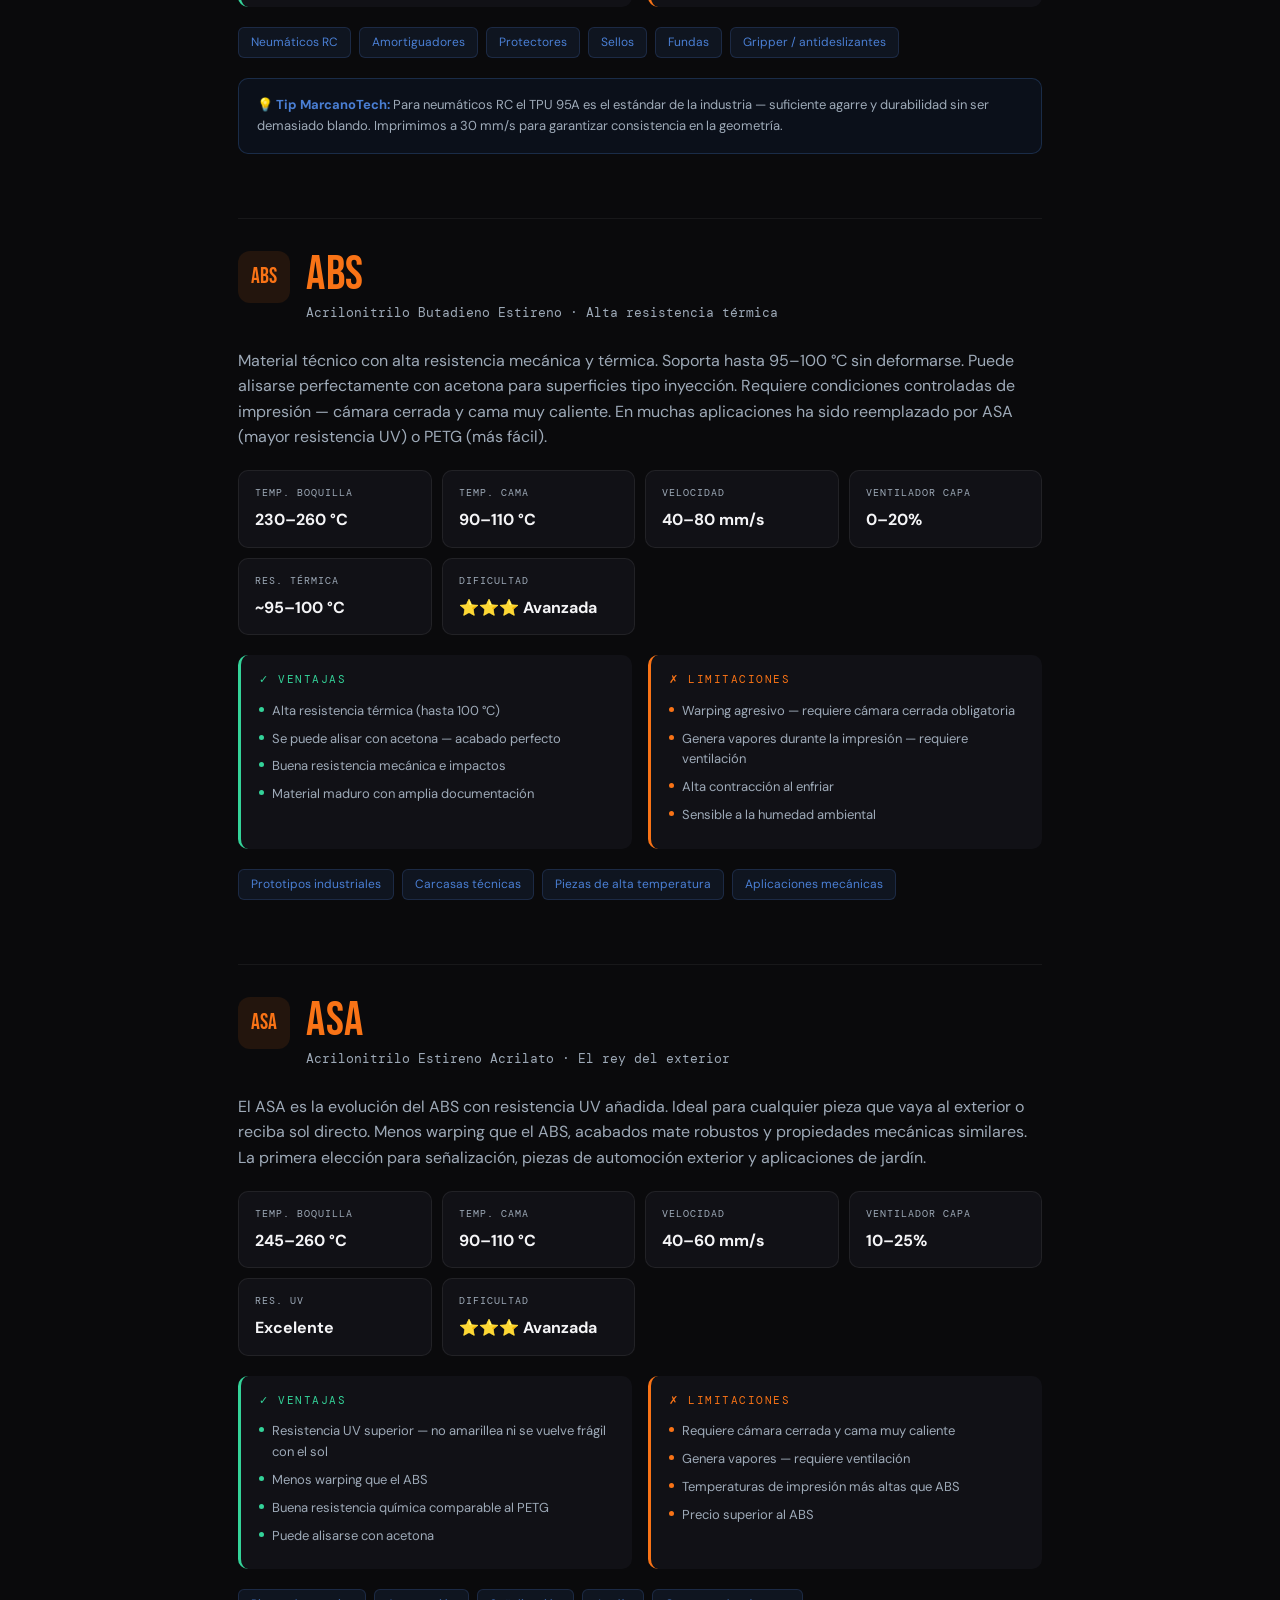
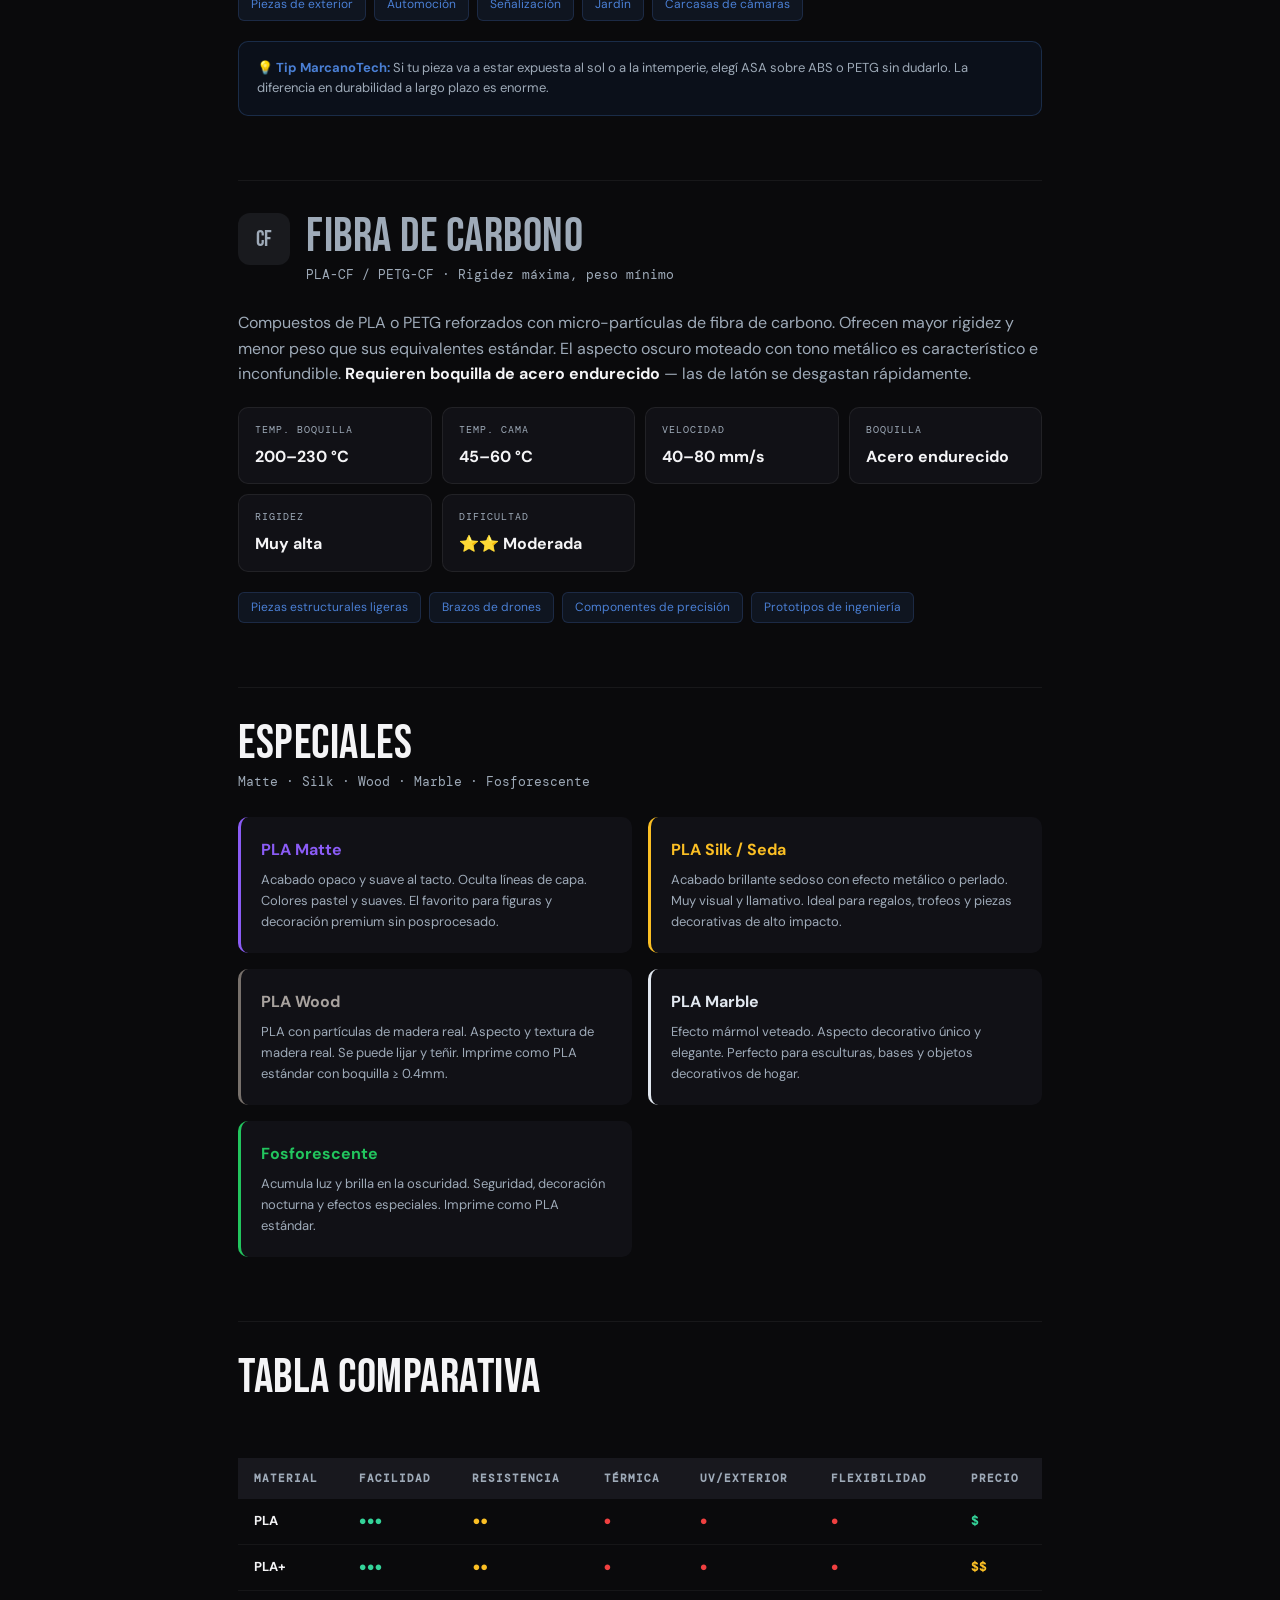
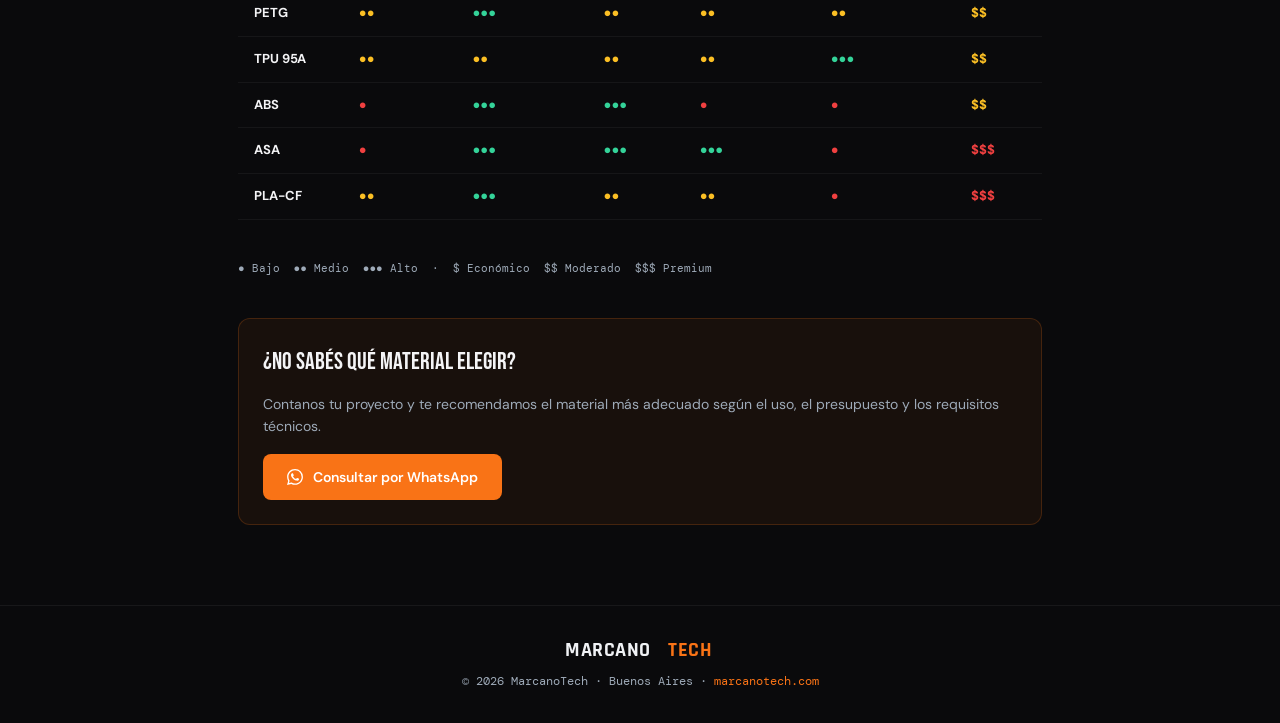
<file: guia-materiales.html>
﻿<!DOCTYPE html>
<html lang="es">
<head>
<link rel="icon" type="image/svg+xml" href="[data-uri]">
<meta charset="UTF-8">
<meta name="viewport" content="width=device-width, initial-scale=1.0">
<title>Guía de Materiales — MarcanoTech</title>
<meta name="description" content="Guía completa de filamentos para impresión 3D: PLA, PETG, TPU, ABS, ASA y más. Temperaturas, velocidades y usos recomendados.">
<link rel="preconnect" href="https://fonts.googleapis.com">
<link href="https://fonts.googleapis.com/css2?family=Rajdhani:wght@700&family=Bebas+Neue&family=DM+Sans:wght@300;400;500;600&family=DM+Mono:wght@400;500&display=swap" rel="stylesheet">
<style>
*,*::before,*::after{box-sizing:border-box;margin:0;padding:0;}
:root{
  --black:#000;--dark1:#0a0a0c;--dark2:#111116;--dark3:#18181e;
  --navy:#1a3a6b;--navy-l:#4a7fd4;--ferrari:#f97316;--silver:#9eaab8;--white:#f4f4f6;
  --font-d:'Bebas Neue',sans-serif;--font-b:'DM Sans',sans-serif;--font-m:'DM Mono',monospace;
}
html{scroll-behavior:smooth;}
body{font-family:var(--font-b);background:var(--dark1);color:var(--white);line-height:1.6;}
a{text-decoration:none;color:inherit;}
/* Nav */
nav{position:sticky;top:0;z-index:50;padding:0 48px;height:64px;display:flex;align-items:center;justify-content:space-between;background:rgba(10,10,12,0.95);backdrop-filter:blur(12px);border-bottom:1px solid rgba(255,255,255,0.06);}
.logo{font-family:var(--font-d);font-size:20px;letter-spacing:1px;}
.logo span{color:var(--ferrari);}
.back-btn{display:flex;align-items:center;gap:8px;font-size:13px;color:var(--silver);padding:8px 16px;border:1px solid rgba(255,255,255,0.1);border-radius:6px;transition:all 0.2s;}
.back-btn:hover{color:var(--white);border-color:var(--ferrari);}
/* Hero */
.hero{padding:72px 48px 56px;max-width:900px;margin:0 auto;}
.cat-badge{display:inline-flex;align-items:center;gap:8px;background:rgba(249,115,22,0.1);border:1px solid rgba(249,115,22,0.3);padding:5px 14px;border-radius:100px;font-size:11px;font-family:var(--font-m);color:var(--ferrari);letter-spacing:2px;text-transform:uppercase;margin-bottom:24px;}
.hero h1{font-family:var(--font-d);font-size:clamp(48px,7vw,84px);line-height:0.95;letter-spacing:1px;margin-bottom:20px;}
.hero h1 span{color:var(--ferrari);}
.hero p{font-size:16px;color:var(--silver);max-width:640px;font-weight:300;}
/* Table of contents */
.toc{background:var(--dark2);border:1px solid rgba(255,255,255,0.07);border-radius:12px;padding:24px 28px;max-width:860px;margin:48px auto 48px;width:calc(100% - 96px);}
.toc-title{font-size:12px;font-family:var(--font-m);letter-spacing:2px;color:var(--ferrari);text-transform:uppercase;margin-bottom:14px;}
.toc-links{display:flex;flex-wrap:wrap;gap:8px;}
.toc-link{background:rgba(255,255,255,0.05);border:1px solid rgba(255,255,255,0.08);color:var(--silver);padding:6px 14px;border-radius:6px;font-size:12px;transition:all 0.2s;}
.toc-link:hover{background:rgba(249,115,22,0.1);border-color:rgba(249,115,22,0.3);color:var(--white);}
/* Content */
.content{max-width:900px;margin:0 auto;padding:0 48px 80px;}
.mat-section{margin-top:64px;padding-top:32px;border-top:1px solid rgba(255,255,255,0.06);}
.mat-header{display:flex;align-items:flex-start;gap:16px;margin-bottom:24px;flex-wrap:wrap;}
.mat-icon{width:52px;height:52px;border-radius:12px;display:flex;align-items:center;justify-content:center;font-family:var(--font-d);font-size:22px;flex-shrink:0;}
.mat-title{font-family:var(--font-d);font-size:clamp(32px,4vw,48px);line-height:1;letter-spacing:0.5px;}
.mat-subtitle{font-size:13px;color:var(--silver);font-family:var(--font-m);margin-top:4px;}
/* Specs table */
.specs-grid{display:grid;grid-template-columns:repeat(auto-fill,minmax(160px,1fr));gap:10px;margin:20px 0;}
.spec-card{background:var(--dark2);border:1px solid rgba(255,255,255,0.07);border-radius:10px;padding:14px 16px;}
.spec-key{font-size:10px;color:var(--silver);font-family:var(--font-m);letter-spacing:1px;text-transform:uppercase;margin-bottom:6px;}
.spec-val{font-size:16px;font-weight:700;color:var(--white);}
/* Variants */
.variants{display:flex;flex-wrap:wrap;gap:8px;margin:16px 0;}
.variant-chip{padding:6px 14px;border-radius:20px;font-size:12px;font-family:var(--font-m);border:1px solid;}
/* Pros/cons */
.pros-cons{display:grid;grid-template-columns:1fr 1fr;gap:16px;margin:20px 0;}
.pros,.cons{background:var(--dark2);border-radius:10px;padding:16px 18px;}
.pros{border-left:3px solid #34d399;}
.cons{border-left:3px solid var(--ferrari);}
.pc-title{font-size:11px;font-family:var(--font-m);letter-spacing:1.5px;text-transform:uppercase;margin-bottom:12px;}
.pros .pc-title{color:#34d399;}
.cons .pc-title{color:var(--ferrari);}
.pc-item{font-size:13px;color:var(--silver);display:flex;gap:8px;margin-bottom:7px;}
.pc-item::before{content:'';flex-shrink:0;margin-top:6px;width:5px;height:5px;border-radius:50%;}
.pros .pc-item::before{background:#34d399;}
.cons .pc-item::before{background:var(--ferrari);}
/* Uses */
.uses{display:flex;flex-wrap:wrap;gap:8px;margin:16px 0;}
.use-tag{background:rgba(74,127,212,0.1);border:1px solid rgba(74,127,212,0.2);color:var(--navy-l);padding:5px 12px;border-radius:6px;font-size:12px;}
/* Tip box */
.tip{background:rgba(26,58,107,0.15);border:1px solid rgba(74,127,212,0.25);border-radius:10px;padding:16px 18px;margin:20px 0;font-size:13px;color:var(--silver);line-height:1.6;}
.tip strong{color:var(--navy-l);}
/* Comparison table */
.comp-table{width:100%;border-collapse:collapse;margin:32px 0;font-size:13px;}
.comp-table th{background:var(--dark3);padding:12px 16px;text-align:left;font-size:11px;letter-spacing:1px;text-transform:uppercase;color:var(--silver);font-family:var(--font-m);}
.comp-table td{padding:12px 16px;border-bottom:1px solid rgba(255,255,255,0.05);color:var(--white);}
.comp-table tr:hover td{background:rgba(255,255,255,0.02);}
.dot-green{color:#34d399;font-weight:700;}
.dot-yellow{color:#fbbf24;font-weight:700;}
.dot-red{color:#f04040;font-weight:700;}
/* Footer */
footer{background:var(--dark1);border-top:1px solid rgba(255,255,255,0.06);padding:32px 48px;text-align:center;}
footer p{font-size:12px;color:var(--silver);font-family:var(--font-m);}
footer span{color:var(--ferrari);}
@media(max-width:768px){
  nav,footer{padding-left:20px;padding-right:20px;}
  .hero,.content{padding-left:20px;padding-right:20px;}
  .pros-cons{grid-template-columns:1fr;}
  .toc{margin-left:20px;margin-right:20px;padding:18px;}
}
</style>
</head>
<body>

<nav>
  <a href="index.html" style="display:flex;align-items:center;gap:10px;text-decoration:none">
    <img src="[data-uri]" style="height:36px;width:auto;flex-shrink:0;display:block" alt="MarcanoTech">
    <img src="[data-uri]" style="height:22px;width:auto;flex-shrink:0;display:block" alt="MarcanoTech">
  </a>
  <a href="index.html#guias" class="back-btn">
    <svg width="14" height="14" viewBox="0 0 24 24" fill="none" stroke="currentColor" stroke-width="2"><polyline points="15 18 9 12 15 6"/></svg>
    Volver a Guías
  </a>
</nav>

<div class="hero">
  <div class="cat-badge">Guía técnica · Materiales</div>
  <h1>GUÍA DE<br><span>MATERIALES</span></h1>
  <p>Todo lo que necesitás saber sobre los filamentos para impresión 3D FDM: propiedades, temperaturas, usos y cómo elegir el material correcto para cada proyecto.</p>
</div>

<div class="toc">
  <div class="toc-title">Contenido</div>
  <div class="toc-links">
    <a href="#pla" class="toc-link">PLA / PLA+</a>
    <a href="#petg" class="toc-link">PETG</a>
    <a href="#tpu" class="toc-link">TPU Flexible</a>
    <a href="#abs" class="toc-link">ABS</a>
    <a href="#asa" class="toc-link">ASA</a>
    <a href="#cf" class="toc-link">Fibra de Carbono</a>
    <a href="#especiales" class="toc-link">Especiales</a>
    <a href="#comparativa" class="toc-link">Tabla comparativa</a>
  </div>
</div>

<div class="content">

<!-- PLA -->
<div class="mat-section" id="pla">
  <div class="mat-header">
    <div class="mat-icon" style="background:rgba(52,211,153,0.1);color:#34d399;">PLA</div>
    <div>
      <div class="mat-title" style="color:#34d399;">PLA</div>
      <div class="mat-subtitle">Ácido Poliláctico · El más popular del mundo</div>
    </div>
  </div>
  <p style="color:var(--silver);margin-bottom:20px;">El PLA es el filamento más usado globalmente. Derivado de recursos renovables como el maíz y la caña de azúcar, es biodegradable, fácil de imprimir y ofrece excelentes acabados superficiales. Es el punto de entrada ideal para cualquier proyecto y el estándar contra el que se comparan todos los demás materiales.</p>
  <div class="specs-grid">
    <div class="spec-card"><div class="spec-key">Temp. boquilla</div><div class="spec-val">190–220 °C</div></div>
    <div class="spec-card"><div class="spec-key">Temp. cama</div><div class="spec-val">25–60 °C</div></div>
    <div class="spec-card"><div class="spec-key">Velocidad</div><div class="spec-val">60–150 mm/s</div></div>
    <div class="spec-card"><div class="spec-key">Ventilador capa</div><div class="spec-val">100%</div></div>
    <div class="spec-card"><div class="spec-key">Res. térmica</div><div class="spec-val">~60 °C HDT</div></div>
    <div class="spec-card"><div class="spec-key">Dificultad</div><div class="spec-val">⭐ Fácil</div></div>
  </div>
  <div style="font-size:12px;color:var(--silver);margin-bottom:8px;font-family:var(--font-m);">VARIANTES DISPONIBLES</div>
  <div class="variants">
    <span class="variant-chip" style="background:rgba(52,211,153,0.08);border-color:rgba(52,211,153,0.25);color:#34d399;">PLA Basic</span>
    <span class="variant-chip" style="background:rgba(52,211,153,0.08);border-color:rgba(52,211,153,0.25);color:#34d399;">PLA+ / Rapid PLA+</span>
    <span class="variant-chip" style="background:rgba(52,211,153,0.08);border-color:rgba(52,211,153,0.25);color:#34d399;">PLA Pro</span>
    <span class="variant-chip" style="background:rgba(52,211,153,0.08);border-color:rgba(52,211,153,0.25);color:#34d399;">PLA Matte</span>
    <span class="variant-chip" style="background:rgba(52,211,153,0.08);border-color:rgba(52,211,153,0.25);color:#34d399;">PLA Silk</span>
    <span class="variant-chip" style="background:rgba(52,211,153,0.08);border-color:rgba(52,211,153,0.25);color:#34d399;">PLA Wood</span>
    <span class="variant-chip" style="background:rgba(52,211,153,0.08);border-color:rgba(52,211,153,0.25);color:#34d399;">PLA Marble</span>
  </div>
  <div class="pros-cons">
    <div class="pros">
      <div class="pc-title">✓ Ventajas</div>
      <div class="pc-item">Muy fácil de imprimir, ideal para principiantes</div>
      <div class="pc-item">Excelente acabado superficial y detalle</div>
      <div class="pc-item">Mayor variedad de colores disponibles</div>
      <div class="pc-item">No requiere cámara cerrada ni ventilación especial</div>
      <div class="pc-item">Precio accesible y amplia disponibilidad</div>
    </div>
    <div class="cons">
      <div class="pc-title">✗ Limitaciones</div>
      <div class="pc-item">Baja resistencia térmica (~60 °C) — no apto para interior de vehículos o exteriores con sol directo</div>
      <div class="pc-item">Más frágil que PETG o ABS ante impactos</div>
      <div class="pc-item">Se degrada con humedad prolongada</div>
      <div class="pc-item">No recomendado para piezas mecánicas de alta carga</div>
    </div>
  </div>
  <div style="font-size:12px;color:var(--silver);margin-bottom:8px;font-family:var(--font-m);">USOS IDEALES</div>
  <div class="uses">
    <span class="use-tag">Decoración</span><span class="use-tag">Figuras y modelos</span><span class="use-tag">Prototipos visuales</span><span class="use-tag">Carrocerías RC</span><span class="use-tag">Llaveros y regalos</span><span class="use-tag">Piezas de interior</span>
  </div>
  <div class="tip"><strong>💡 Tip MarcanoTech:</strong> El PLA Matte oculta las líneas de capa mejor que cualquier otro material — si buscás un acabado premium sin lijar, es tu mejor opción. El PLA+ vale la pena para piezas que van a sufrir algo de estrés mecánico.</div>
</div>

<!-- PETG -->
<div class="mat-section" id="petg">
  <div class="mat-header">
    <div class="mat-icon" style="background:rgba(74,127,212,0.1);color:#4a7fd4;">PETG</div>
    <div>
      <div class="mat-title" style="color:#4a7fd4;">PETG</div>
      <div class="mat-subtitle">Polietileno Tereftalato Glicol · El equilibrio perfecto</div>
    </div>
  </div>
  <p style="color:var(--silver);margin-bottom:20px;">El PETG combina lo mejor de dos mundos: la facilidad de impresión del PLA con la resistencia mecánica y térmica del ABS. Es el material preferido para piezas funcionales que deben durar. Resistente a la humedad, a los impactos y a temperaturas de hasta 75–80 °C. Las impresoras Prusa están fabricadas con PETG.</p>
  <div class="specs-grid">
    <div class="spec-card"><div class="spec-key">Temp. boquilla</div><div class="spec-val">230–250 °C</div></div>
    <div class="spec-card"><div class="spec-key">Temp. cama</div><div class="spec-val">70–85 °C</div></div>
    <div class="spec-card"><div class="spec-key">Velocidad</div><div class="spec-val">40–200 mm/s</div></div>
    <div class="spec-card"><div class="spec-key">Ventilador capa</div><div class="spec-val">30–50%</div></div>
    <div class="spec-card"><div class="spec-key">Res. térmica</div><div class="spec-val">~75–80 °C</div></div>
    <div class="spec-card"><div class="spec-key">Dificultad</div><div class="spec-val">⭐⭐ Moderada</div></div>
  </div>
  <div class="variants">
    <span class="variant-chip" style="background:rgba(74,127,212,0.08);border-color:rgba(74,127,212,0.25);color:#4a7fd4;">PETG Estándar</span>
    <span class="variant-chip" style="background:rgba(74,127,212,0.08);border-color:rgba(74,127,212,0.25);color:#4a7fd4;">PETG Pro</span>
    <span class="variant-chip" style="background:rgba(74,127,212,0.08);border-color:rgba(74,127,212,0.25);color:#4a7fd4;">Rapid PETG (hasta 600 mm/s)</span>
    <span class="variant-chip" style="background:rgba(74,127,212,0.08);border-color:rgba(74,127,212,0.25);color:#4a7fd4;">PETG-CF</span>
  </div>
  <div class="pros-cons">
    <div class="pros">
      <div class="pc-title">✓ Ventajas</div>
      <div class="pc-item">Excelente adhesión entre capas — difícil de romper</div>
      <div class="pc-item">Resistente a la humedad y a químicos comunes</div>
      <div class="pc-item">Soporta temperaturas hasta 75–80 °C</div>
      <div class="pc-item">Apto para contacto con alimentos (grado FDA)</div>
      <div class="pc-item">Buen comportamiento en exterior sin sol directo</div>
    </div>
    <div class="cons">
      <div class="pc-title">✗ Limitaciones</div>
      <div class="pc-item">Más propenso a stringing (hilitos) que el PLA</div>
      <div class="pc-item">Puede pegarse demasiado a la cama si se aplasta la primera capa</div>
      <div class="pc-item">Superficies inferiores menos perfectas que PLA</div>
      <div class="pc-item">Requiere cama caliente obligatoria</div>
    </div>
  </div>
  <div class="uses">
    <span class="use-tag">Piezas funcionales</span><span class="use-tag">Chasis RC</span><span class="use-tag">Contenedores</span><span class="use-tag">Exterior (sombra)</span><span class="use-tag">Piezas de impresoras</span><span class="use-tag">Soporte de cargas</span>
  </div>
  <div class="tip"><strong>💡 Tip MarcanoTech:</strong> Para chasis y piezas estructurales RC, el PETG es nuestra primera elección. El Rapid PETG de Elegoo permite velocidades muy altas sin perder calidad — ideal para producciones grandes.</div>
</div>

<!-- TPU -->
<div class="mat-section" id="tpu">
  <div class="mat-header">
    <div class="mat-icon" style="background:rgba(251,191,36,0.1);color:#fbbf24;">TPU</div>
    <div>
      <div class="mat-title" style="color:#fbbf24;">TPU</div>
      <div class="mat-subtitle">Poliuretano Termoplástico · Flexibilidad y absorción de impactos</div>
    </div>
  </div>
  <p style="color:var(--silver);margin-bottom:20px;">El TPU es el material flexible de referencia en impresión 3D. Su dureza Shore A define cuán rígido o blando es: a menor número, más flexible. El 95A es semi-rígido perfecto para uso general RC, mientras que el 85A es muy blando e ideal para sellos o piezas que deben deformarse y volver a su forma original.</p>
  <div class="specs-grid">
    <div class="spec-card"><div class="spec-key">Temp. boquilla</div><div class="spec-val">190–230 °C</div></div>
    <div class="spec-card"><div class="spec-key">Temp. cama</div><div class="spec-val">25–60 °C</div></div>
    <div class="spec-card"><div class="spec-key">Velocidad</div><div class="spec-val">20–60 mm/s</div></div>
    <div class="spec-card"><div class="spec-key">Ventilador capa</div><div class="spec-val">50–100%</div></div>
    <div class="spec-card"><div class="spec-key">Boquilla recom.</div><div class="spec-val">0.4–0.6 mm</div></div>
    <div class="spec-card"><div class="spec-key">Dificultad</div><div class="spec-val">⭐⭐ Moderada</div></div>
  </div>
  <div class="variants">
    <span class="variant-chip" style="background:rgba(251,191,36,0.08);border-color:rgba(251,191,36,0.25);color:#fbbf24;">TPU 98A — Casi rígido</span>
    <span class="variant-chip" style="background:rgba(251,191,36,0.08);border-color:rgba(251,191,36,0.25);color:#fbbf24;">TPU 95A — Uso general RC</span>
    <span class="variant-chip" style="background:rgba(251,191,36,0.08);border-color:rgba(251,191,36,0.25);color:#fbbf24;">TPU 90A — Semi-blando</span>
    <span class="variant-chip" style="background:rgba(251,191,36,0.08);border-color:rgba(251,191,36,0.25);color:#fbbf24;">TPU 85A — Muy flexible</span>
  </div>
  <div class="pros-cons">
    <div class="pros">
      <div class="pc-title">✓ Ventajas</div>
      <div class="pc-item">Flexible, elástico y resistente a la abrasión</div>
      <div class="pc-item">Excelente absorción de impactos y vibraciones</div>
      <div class="pc-item">Resistente a químicos y aceites</div>
      <div class="pc-item">No se rompe — se dobla y vuelve a su forma</div>
    </div>
    <div class="cons">
      <div class="pc-title">✗ Limitaciones</div>
      <div class="pc-item">Requiere velocidades lentas (20–60 mm/s) para evitar atascos</div>
      <div class="pc-item">Difícil de imprimir con extrusoras Bowden — mejor Direct Drive</div>
      <div class="pc-item">Más caro que PLA o PETG</div>
      <div class="pc-item">Difícil de lijar o posprocesar</div>
    </div>
  </div>
  <div class="uses">
    <span class="use-tag">Neumáticos RC</span><span class="use-tag">Amortiguadores</span><span class="use-tag">Protectores</span><span class="use-tag">Sellos</span><span class="use-tag">Fundas</span><span class="use-tag">Gripper / antideslizantes</span>
  </div>
  <div class="tip"><strong>💡 Tip MarcanoTech:</strong> Para neumáticos RC el TPU 95A es el estándar de la industria — suficiente agarre y durabilidad sin ser demasiado blando. Imprimimos a 30 mm/s para garantizar consistencia en la geometría.</div>
</div>

<!-- ABS -->
<div class="mat-section" id="abs">
  <div class="mat-header">
    <div class="mat-icon" style="background:rgba(249,115,22,0.1);color:#f97316;">ABS</div>
    <div>
      <div class="mat-title" style="color:#f97316;">ABS</div>
      <div class="mat-subtitle">Acrilonitrilo Butadieno Estireno · Alta resistencia térmica</div>
    </div>
  </div>
  <p style="color:var(--silver);margin-bottom:20px;">Material técnico con alta resistencia mecánica y térmica. Soporta hasta 95–100 °C sin deformarse. Puede alisarse perfectamente con acetona para superficies tipo inyección. Requiere condiciones controladas de impresión — cámara cerrada y cama muy caliente. En muchas aplicaciones ha sido reemplazado por ASA (mayor resistencia UV) o PETG (más fácil).</p>
  <div class="specs-grid">
    <div class="spec-card"><div class="spec-key">Temp. boquilla</div><div class="spec-val">230–260 °C</div></div>
    <div class="spec-card"><div class="spec-key">Temp. cama</div><div class="spec-val">90–110 °C</div></div>
    <div class="spec-card"><div class="spec-key">Velocidad</div><div class="spec-val">40–80 mm/s</div></div>
    <div class="spec-card"><div class="spec-key">Ventilador capa</div><div class="spec-val">0–20%</div></div>
    <div class="spec-card"><div class="spec-key">Res. térmica</div><div class="spec-val">~95–100 °C</div></div>
    <div class="spec-card"><div class="spec-key">Dificultad</div><div class="spec-val">⭐⭐⭐ Avanzada</div></div>
  </div>
  <div class="pros-cons">
    <div class="pros">
      <div class="pc-title">✓ Ventajas</div>
      <div class="pc-item">Alta resistencia térmica (hasta 100 °C)</div>
      <div class="pc-item">Se puede alisar con acetona — acabado perfecto</div>
      <div class="pc-item">Buena resistencia mecánica e impactos</div>
      <div class="pc-item">Material maduro con amplia documentación</div>
    </div>
    <div class="cons">
      <div class="pc-title">✗ Limitaciones</div>
      <div class="pc-item">Warping agresivo — requiere cámara cerrada obligatoria</div>
      <div class="pc-item">Genera vapores durante la impresión — requiere ventilación</div>
      <div class="pc-item">Alta contracción al enfriar</div>
      <div class="pc-item">Sensible a la humedad ambiental</div>
    </div>
  </div>
  <div class="uses">
    <span class="use-tag">Prototipos industriales</span><span class="use-tag">Carcasas técnicas</span><span class="use-tag">Piezas de alta temperatura</span><span class="use-tag">Aplicaciones mecánicas</span>
  </div>
</div>

<!-- ASA -->
<div class="mat-section" id="asa">
  <div class="mat-header">
    <div class="mat-icon" style="background:rgba(249,115,22,0.1);color:#f97316;">ASA</div>
    <div>
      <div class="mat-title" style="color:#f97316;">ASA</div>
      <div class="mat-subtitle">Acrilonitrilo Estireno Acrilato · El rey del exterior</div>
    </div>
  </div>
  <p style="color:var(--silver);margin-bottom:20px;">El ASA es la evolución del ABS con resistencia UV añadida. Ideal para cualquier pieza que vaya al exterior o reciba sol directo. Menos warping que el ABS, acabados mate robustos y propiedades mecánicas similares. La primera elección para señalización, piezas de automoción exterior y aplicaciones de jardín.</p>
  <div class="specs-grid">
    <div class="spec-card"><div class="spec-key">Temp. boquilla</div><div class="spec-val">245–260 °C</div></div>
    <div class="spec-card"><div class="spec-key">Temp. cama</div><div class="spec-val">90–110 °C</div></div>
    <div class="spec-card"><div class="spec-key">Velocidad</div><div class="spec-val">40–60 mm/s</div></div>
    <div class="spec-card"><div class="spec-key">Ventilador capa</div><div class="spec-val">10–25%</div></div>
    <div class="spec-card"><div class="spec-key">Res. UV</div><div class="spec-val">Excelente</div></div>
    <div class="spec-card"><div class="spec-key">Dificultad</div><div class="spec-val">⭐⭐⭐ Avanzada</div></div>
  </div>
  <div class="pros-cons">
    <div class="pros">
      <div class="pc-title">✓ Ventajas</div>
      <div class="pc-item">Resistencia UV superior — no amarillea ni se vuelve frágil con el sol</div>
      <div class="pc-item">Menos warping que el ABS</div>
      <div class="pc-item">Buena resistencia química comparable al PETG</div>
      <div class="pc-item">Puede alisarse con acetona</div>
    </div>
    <div class="cons">
      <div class="pc-title">✗ Limitaciones</div>
      <div class="pc-item">Requiere cámara cerrada y cama muy caliente</div>
      <div class="pc-item">Genera vapores — requiere ventilación</div>
      <div class="pc-item">Temperaturas de impresión más altas que ABS</div>
      <div class="pc-item">Precio superior al ABS</div>
    </div>
  </div>
  <div class="uses">
    <span class="use-tag">Piezas de exterior</span><span class="use-tag">Automoción</span><span class="use-tag">Señalización</span><span class="use-tag">Jardín</span><span class="use-tag">Carcasas de cámaras</span>
  </div>
  <div class="tip"><strong>💡 Tip MarcanoTech:</strong> Si tu pieza va a estar expuesta al sol o a la intemperie, elegí ASA sobre ABS o PETG sin dudarlo. La diferencia en durabilidad a largo plazo es enorme.</div>
</div>

<!-- CF -->
<div class="mat-section" id="cf">
  <div class="mat-header">
    <div class="mat-icon" style="background:rgba(158,170,184,0.1);color:#9eaab8;">CF</div>
    <div>
      <div class="mat-title" style="color:#9eaab8;">FIBRA DE CARBONO</div>
      <div class="mat-subtitle">PLA-CF / PETG-CF · Rigidez máxima, peso mínimo</div>
    </div>
  </div>
  <p style="color:var(--silver);margin-bottom:20px;">Compuestos de PLA o PETG reforzados con micro-partículas de fibra de carbono. Ofrecen mayor rigidez y menor peso que sus equivalentes estándar. El aspecto oscuro moteado con tono metálico es característico e inconfundible. <strong style="color:var(--white)">Requieren boquilla de acero endurecido</strong> — las de latón se desgastan rápidamente.</p>
  <div class="specs-grid">
    <div class="spec-card"><div class="spec-key">Temp. boquilla</div><div class="spec-val">200–230 °C</div></div>
    <div class="spec-card"><div class="spec-key">Temp. cama</div><div class="spec-val">45–60 °C</div></div>
    <div class="spec-card"><div class="spec-key">Velocidad</div><div class="spec-val">40–80 mm/s</div></div>
    <div class="spec-card"><div class="spec-key">Boquilla</div><div class="spec-val">Acero endurecido</div></div>
    <div class="spec-card"><div class="spec-key">Rigidez</div><div class="spec-val">Muy alta</div></div>
    <div class="spec-card"><div class="spec-key">Dificultad</div><div class="spec-val">⭐⭐ Moderada</div></div>
  </div>
  <div class="uses">
    <span class="use-tag">Piezas estructurales ligeras</span><span class="use-tag">Brazos de drones</span><span class="use-tag">Componentes de precisión</span><span class="use-tag">Prototipos de ingeniería</span>
  </div>
</div>

<!-- ESPECIALES -->
<div class="mat-section" id="especiales">
  <div class="mat-header">
    <div>
      <div class="mat-title">ESPECIALES</div>
      <div class="mat-subtitle">Matte · Silk · Wood · Marble · Fosforescente</div>
    </div>
  </div>
  <div style="display:grid;grid-template-columns:repeat(auto-fill,minmax(260px,1fr));gap:16px;margin-top:16px;">
    <div style="background:var(--dark2);border-radius:10px;padding:20px;border-left:3px solid #8b5cf6;">
      <div style="font-weight:700;color:#8b5cf6;margin-bottom:8px;">PLA Matte</div>
      <div style="font-size:13px;color:var(--silver);">Acabado opaco y suave al tacto. Oculta líneas de capa. Colores pastel y suaves. El favorito para figuras y decoración premium sin posprocesado.</div>
    </div>
    <div style="background:var(--dark2);border-radius:10px;padding:20px;border-left:3px solid #fbbf24;">
      <div style="font-weight:700;color:#fbbf24;margin-bottom:8px;">PLA Silk / Seda</div>
      <div style="font-size:13px;color:var(--silver);">Acabado brillante sedoso con efecto metálico o perlado. Muy visual y llamativo. Ideal para regalos, trofeos y piezas decorativas de alto impacto.</div>
    </div>
    <div style="background:var(--dark2);border-radius:10px;padding:20px;border-left:3px solid #78716c;">
      <div style="font-weight:700;color:#a8a29e;margin-bottom:8px;">PLA Wood</div>
      <div style="font-size:13px;color:var(--silver);">PLA con partículas de madera real. Aspecto y textura de madera real. Se puede lijar y teñir. Imprime como PLA estándar con boquilla ≥ 0.4mm.</div>
    </div>
    <div style="background:var(--dark2);border-radius:10px;padding:20px;border-left:3px solid #e2e8f0;">
      <div style="font-weight:700;color:#e2e8f0;margin-bottom:8px;">PLA Marble</div>
      <div style="font-size:13px;color:var(--silver);">Efecto mármol veteado. Aspecto decorativo único y elegante. Perfecto para esculturas, bases y objetos decorativos de hogar.</div>
    </div>
    <div style="background:var(--dark2);border-radius:10px;padding:20px;border-left:3px solid #22c55e;">
      <div style="font-weight:700;color:#22c55e;margin-bottom:8px;">Fosforescente</div>
      <div style="font-size:13px;color:var(--silver);">Acumula luz y brilla en la oscuridad. Seguridad, decoración nocturna y efectos especiales. Imprime como PLA estándar.</div>
    </div>
  </div>
</div>

<!-- COMPARATIVA -->
<div class="mat-section" id="comparativa">
  <div class="mat-title" style="margin-bottom:24px;">TABLA COMPARATIVA</div>
  <div style="overflow-x:auto;">
    <table class="comp-table">
      <thead>
        <tr>
          <th>Material</th>
          <th>Facilidad</th>
          <th>Resistencia</th>
          <th>Térmica</th>
          <th>UV/Exterior</th>
          <th>Flexibilidad</th>
          <th>Precio</th>
        </tr>
      </thead>
      <tbody>
        <tr><td><strong>PLA</strong></td><td><span class="dot-green">●●●</span></td><td><span class="dot-yellow">●●</span></td><td><span class="dot-red">●</span></td><td><span class="dot-red">●</span></td><td><span class="dot-red">●</span></td><td><span class="dot-green">$</span></td></tr>
        <tr><td><strong>PLA+</strong></td><td><span class="dot-green">●●●</span></td><td><span class="dot-yellow">●●</span></td><td><span class="dot-red">●</span></td><td><span class="dot-red">●</span></td><td><span class="dot-red">●</span></td><td><span class="dot-yellow">$$</span></td></tr>
        <tr><td><strong>PETG</strong></td><td><span class="dot-yellow">●●</span></td><td><span class="dot-green">●●●</span></td><td><span class="dot-yellow">●●</span></td><td><span class="dot-yellow">●●</span></td><td><span class="dot-yellow">●●</span></td><td><span class="dot-yellow">$$</span></td></tr>
        <tr><td><strong>TPU 95A</strong></td><td><span class="dot-yellow">●●</span></td><td><span class="dot-yellow">●●</span></td><td><span class="dot-yellow">●●</span></td><td><span class="dot-yellow">●●</span></td><td><span class="dot-green">●●●</span></td><td><span class="dot-yellow">$$</span></td></tr>
        <tr><td><strong>ABS</strong></td><td><span class="dot-red">●</span></td><td><span class="dot-green">●●●</span></td><td><span class="dot-green">●●●</span></td><td><span class="dot-red">●</span></td><td><span class="dot-red">●</span></td><td><span class="dot-yellow">$$</span></td></tr>
        <tr><td><strong>ASA</strong></td><td><span class="dot-red">●</span></td><td><span class="dot-green">●●●</span></td><td><span class="dot-green">●●●</span></td><td><span class="dot-green">●●●</span></td><td><span class="dot-red">●</span></td><td><span class="dot-red">$$$</span></td></tr>
        <tr><td><strong>PLA-CF</strong></td><td><span class="dot-yellow">●●</span></td><td><span class="dot-green">●●●</span></td><td><span class="dot-yellow">●●</span></td><td><span class="dot-yellow">●●</span></td><td><span class="dot-red">●</span></td><td><span class="dot-red">$$$</span></td></tr>
      </tbody>
    </table>
  </div>
  <p style="font-size:11px;color:var(--silver);font-family:var(--font-m);margin-top:8px;">● Bajo &nbsp;●● Medio &nbsp;●●● Alto &nbsp;·&nbsp; $ Económico &nbsp;$$ Moderado &nbsp;$$$ Premium</p>

  <div style="margin-top:40px;background:rgba(249,115,22,0.06);border:1px solid rgba(249,115,22,0.2);border-radius:12px;padding:24px;">
    <div style="font-family:var(--font-d);font-size:24px;margin-bottom:12px;">¿NO SABÉS QUÉ MATERIAL ELEGIR?</div>
    <p style="font-size:14px;color:var(--silver);margin-bottom:16px;">Contanos tu proyecto y te recomendamos el material más adecuado según el uso, el presupuesto y los requisitos técnicos.</p>
    <a href="https://wa.me/5491123468533?text=Hola%20MarcanoTech%2C%20necesito%20ayuda%20para%20elegir%20el%20material%20correcto" target="_blank"
      style="display:inline-flex;align-items:center;gap:10px;background:#f97316;color:#fff;padding:12px 24px;border-radius:8px;font-weight:600;font-size:14px;transition:background 0.2s;"
      onmouseover="this.style.background='#c01500'" onmouseout="this.style.background='#f97316'">
      <svg width="16" height="16" viewBox="0 0 24 24" fill="currentColor"><path d="M17.472 14.382c-.297-.149-1.758-.867-2.03-.967-.273-.099-.471-.148-.67.15-.197.297-.767.966-.94 1.164-.173.199-.347.223-.644.075-.297-.15-1.255-.463-2.39-1.475-.883-.788-1.48-1.761-1.653-2.059-.173-.297-.018-.458.13-.606.134-.133.298-.347.446-.52.149-.174.198-.298.298-.497.099-.198.05-.371-.025-.52-.075-.149-.669-1.612-.916-2.207-.242-.579-.487-.5-.669-.51-.173-.008-.371-.01-.57-.01-.198 0-.52.074-.792.372-.272.297-1.04 1.016-1.04 2.479 0 1.462 1.065 2.875 1.213 3.074.149.198 2.096 3.2 5.077 4.487.709.306 1.262.489 1.694.625.712.227 1.36.195 1.871.118.571-.085 1.758-.719 2.006-1.413.248-.694.248-1.289.173-1.413-.074-.124-.272-.198-.57-.347m-5.421 7.403h-.004a9.87 9.87 0 0 1-5.031-1.378l-.361-.214-3.741.982.998-3.648-.235-.374a9.86 9.86 0 0 1-1.51-5.26c.001-5.45 4.436-9.884 9.888-9.884 2.64 0 5.122 1.03 6.988 2.898a9.825 9.825 0 0 1 2.893 6.994c-.003 5.45-4.437 9.884-9.885 9.884m8.413-18.297A11.815 11.815 0 0 0 12.05 0C5.495 0 .16 5.335.157 11.892c0 2.096.547 4.142 1.588 5.945L.057 24l6.305-1.654a11.882 11.882 0 0 0 5.683 1.448h.005c6.554 0 11.89-5.335 11.893-11.893a11.821 11.821 0 0 0-3.48-8.413Z"/></svg>
      Consultar por WhatsApp
    </a>
  </div>
</div>

</div>

<footer>
  <div style="display:flex;justify-content:center;margin-bottom:12px">
    <svg viewBox="0 0 290 40" width="150" height="22" xmlns="http://www.w3.org/2000/svg">
      <text x="0" y="34" font-family="Rajdhani,sans-serif" font-weight="700" font-size="38" letter-spacing="1" fill="#f0f2f5">MARCANO</text>
      <text x="200" y="34" font-family="Rajdhani,sans-serif" font-weight="700" font-size="38" letter-spacing="1" fill="#f97316">TECH</text>
    </svg>
  </div>
  <p>© 2026 MarcanoTech · Buenos Aires · <a href="index.html" style="color:var(--ferrari)">marcanotech.com</a></p>
</footer>

<button id="scroll-top" onclick="window.scrollTo({top:0,behavior:'smooth'})"
  style="position:fixed;bottom:28px;right:28px;width:44px;height:44px;border-radius:50%;
  background:#f97316;color:#fff;border:none;cursor:pointer;display:flex;align-items:center;
  justify-content:center;opacity:0;pointer-events:none;transition:opacity 0.3s;
  box-shadow:0 4px 16px rgba(249,115,22,0.4);z-index:99" title="Volver al inicio">
  <svg width="16" height="16" viewBox="0 0 24 24" fill="none" stroke="currentColor" stroke-width="2.5">
    <polyline points="18 15 12 9 6 15"/>
  </svg>
</button>
<script>
const st = document.getElementById('scroll-top');
window.addEventListener('scroll', () => {
  st.style.opacity = window.scrollY > 400 ? '1' : '0';
  st.style.pointerEvents = window.scrollY > 400 ? 'auto' : 'none';
});
</script>
</body>
</html>
</file>
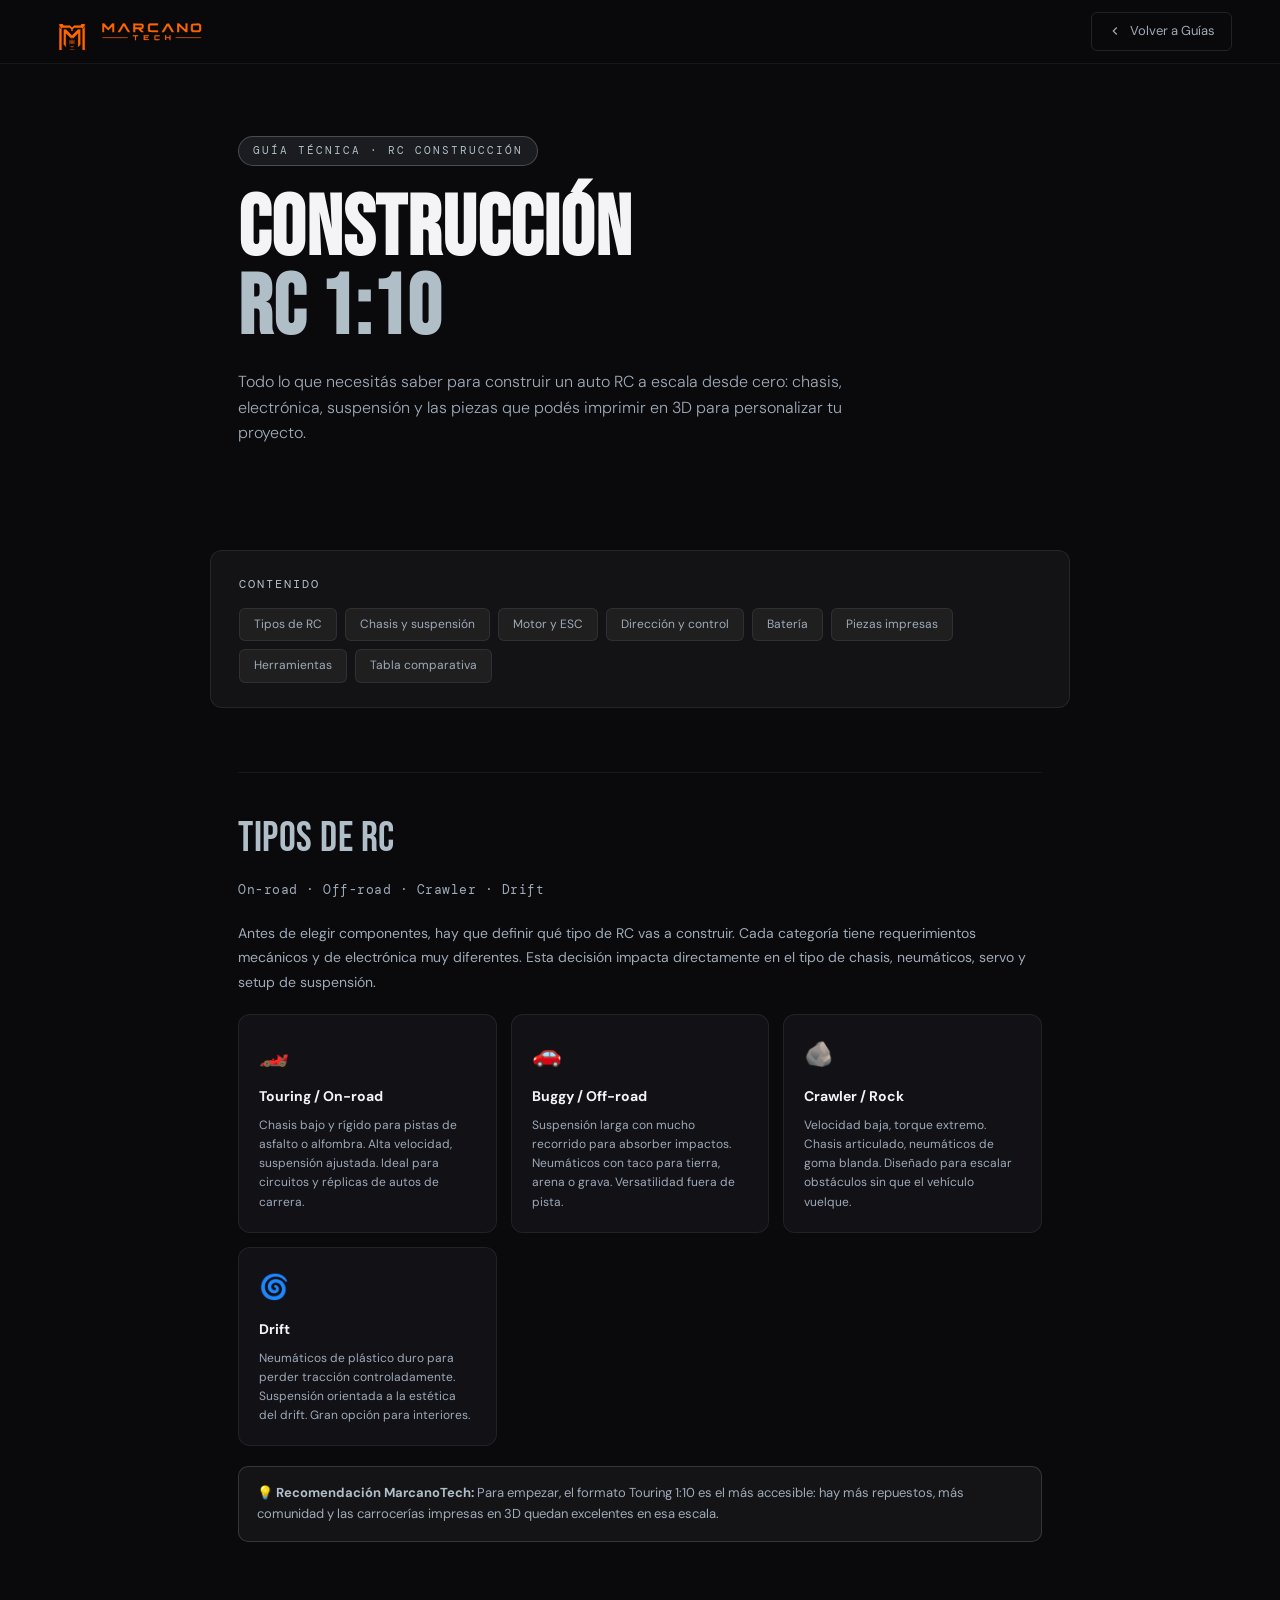
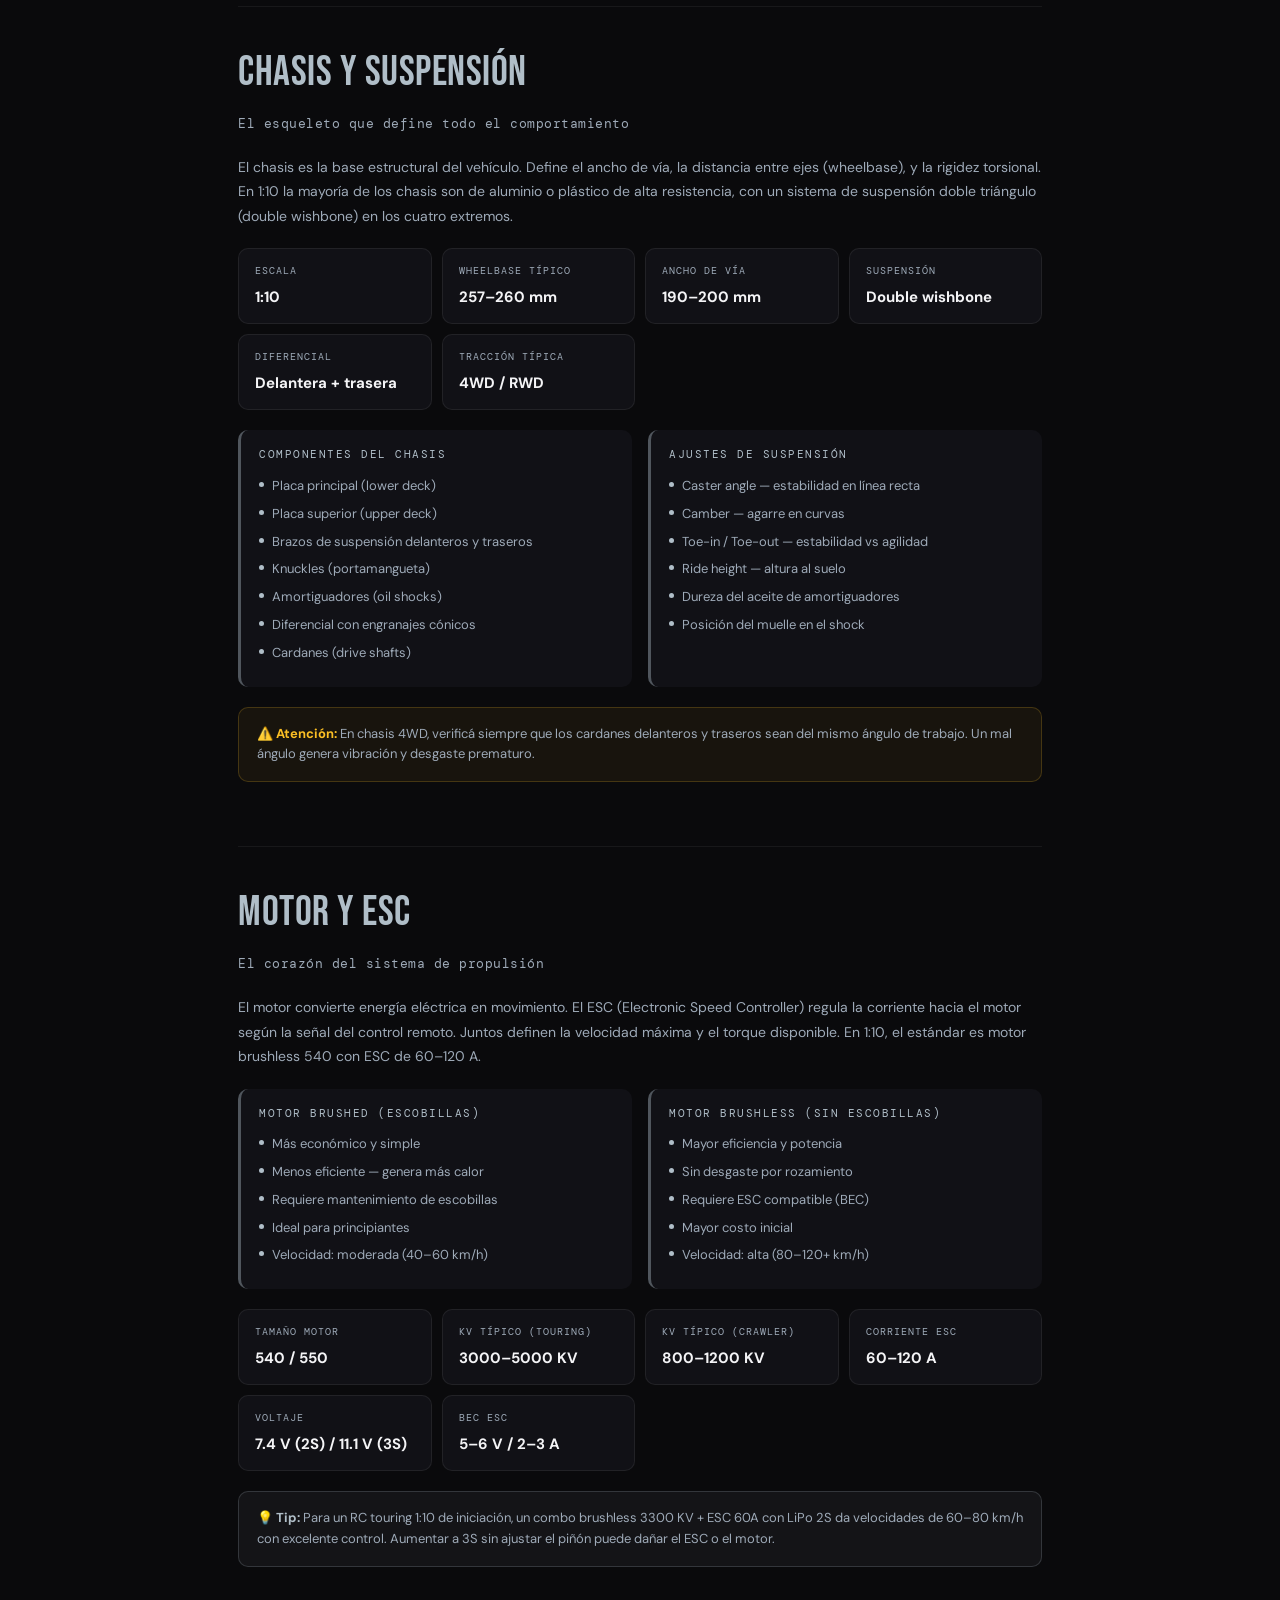
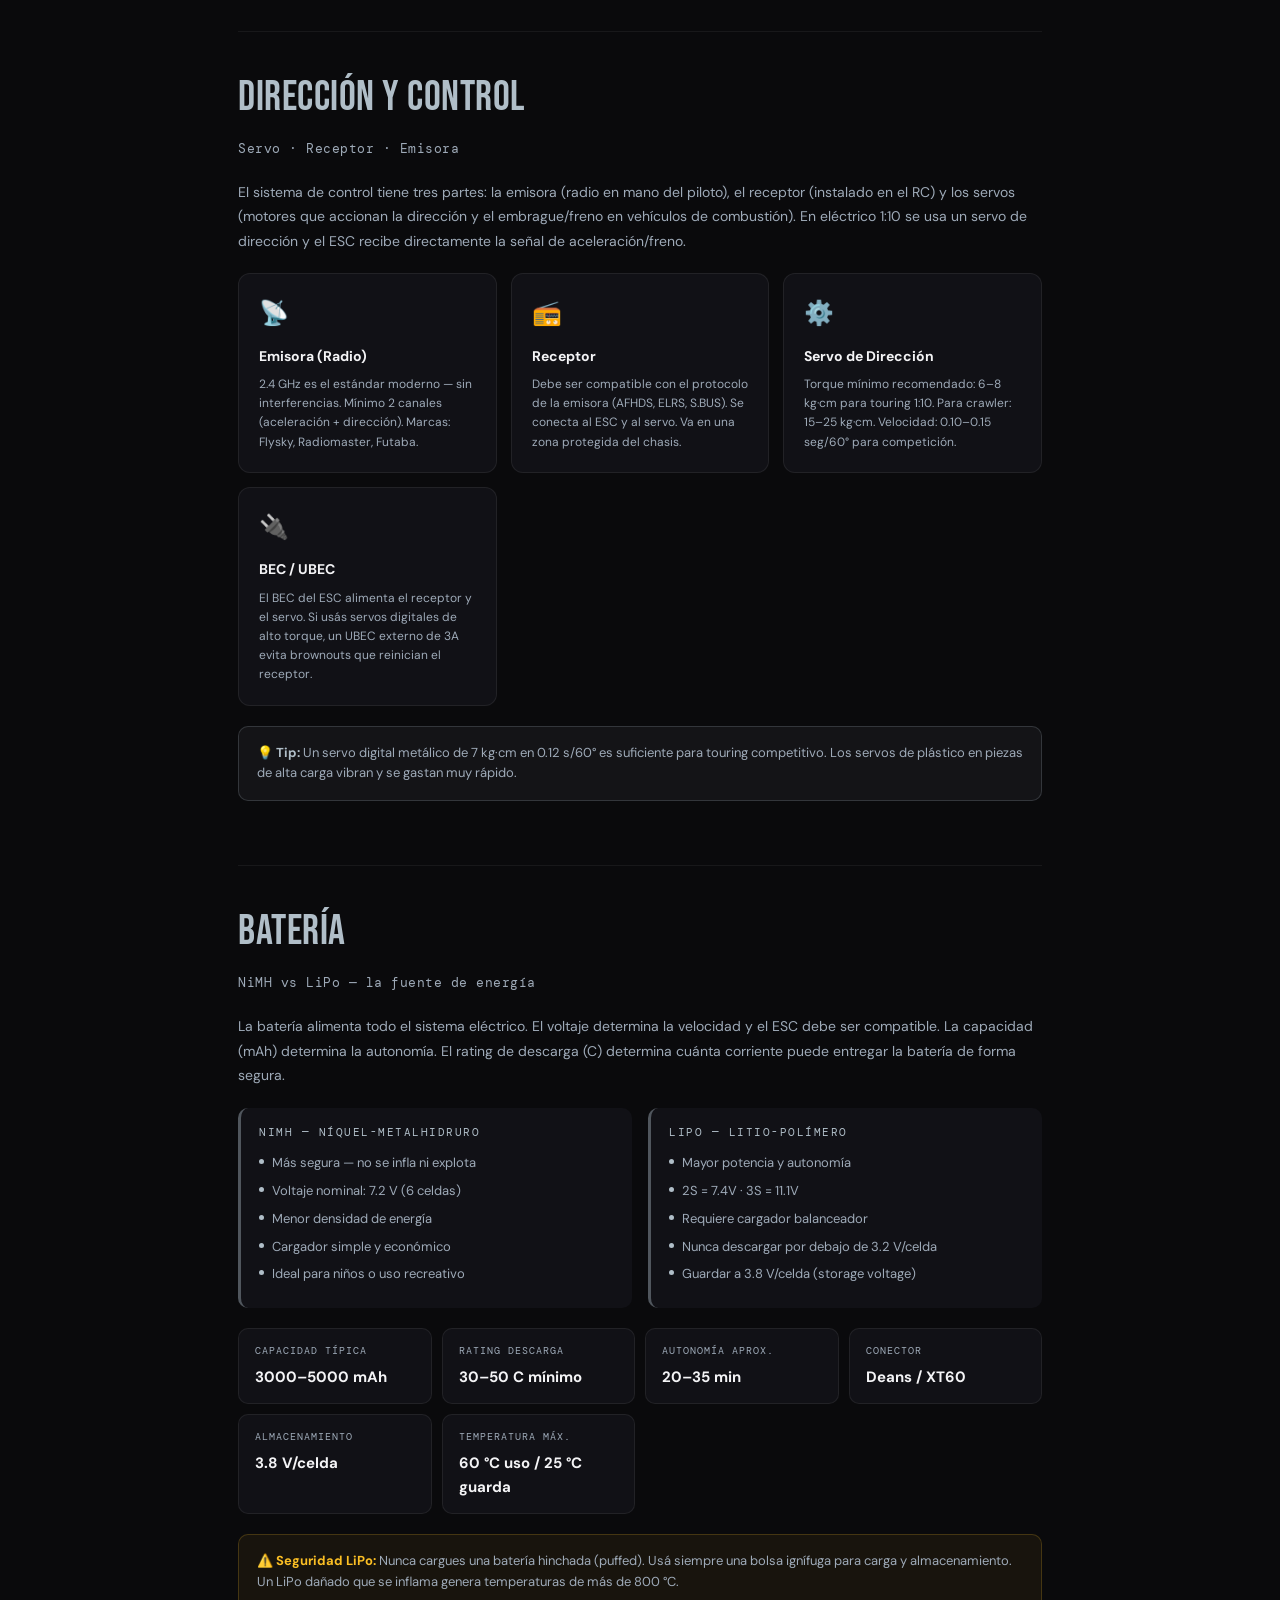
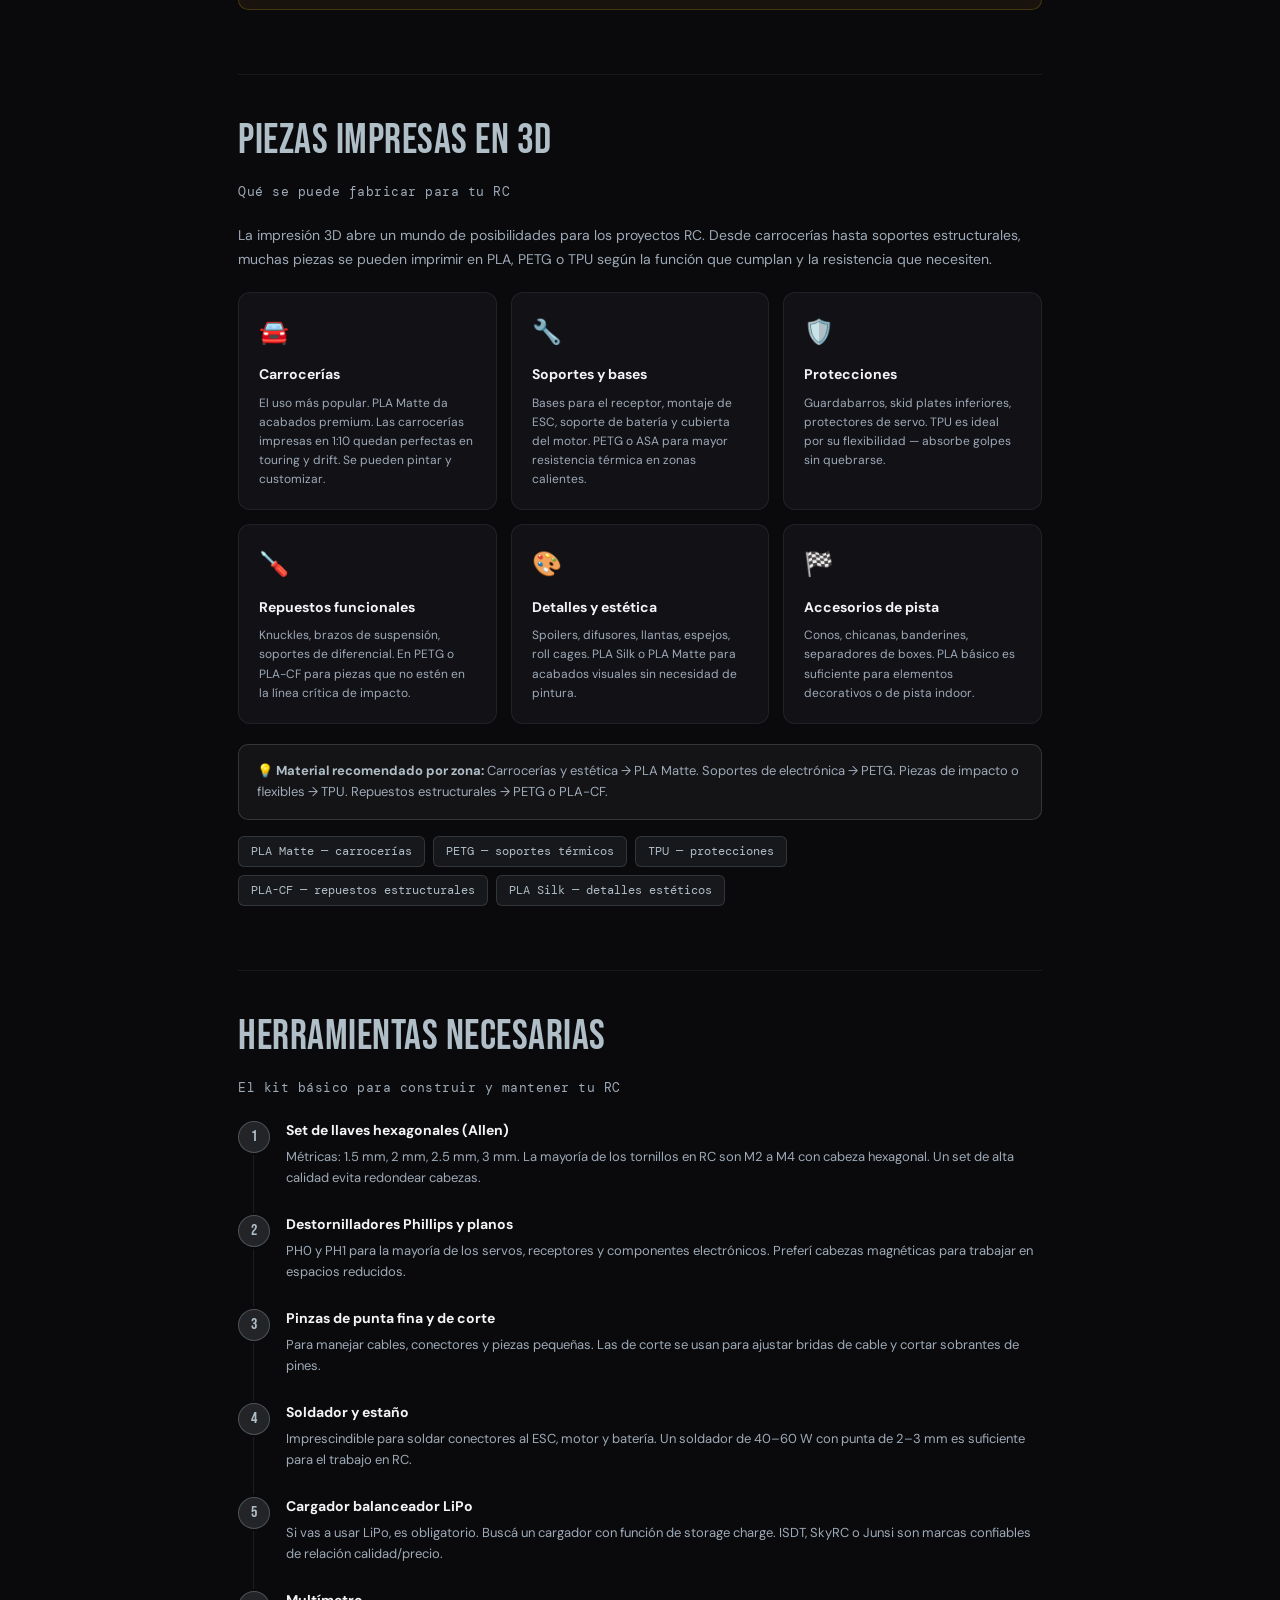
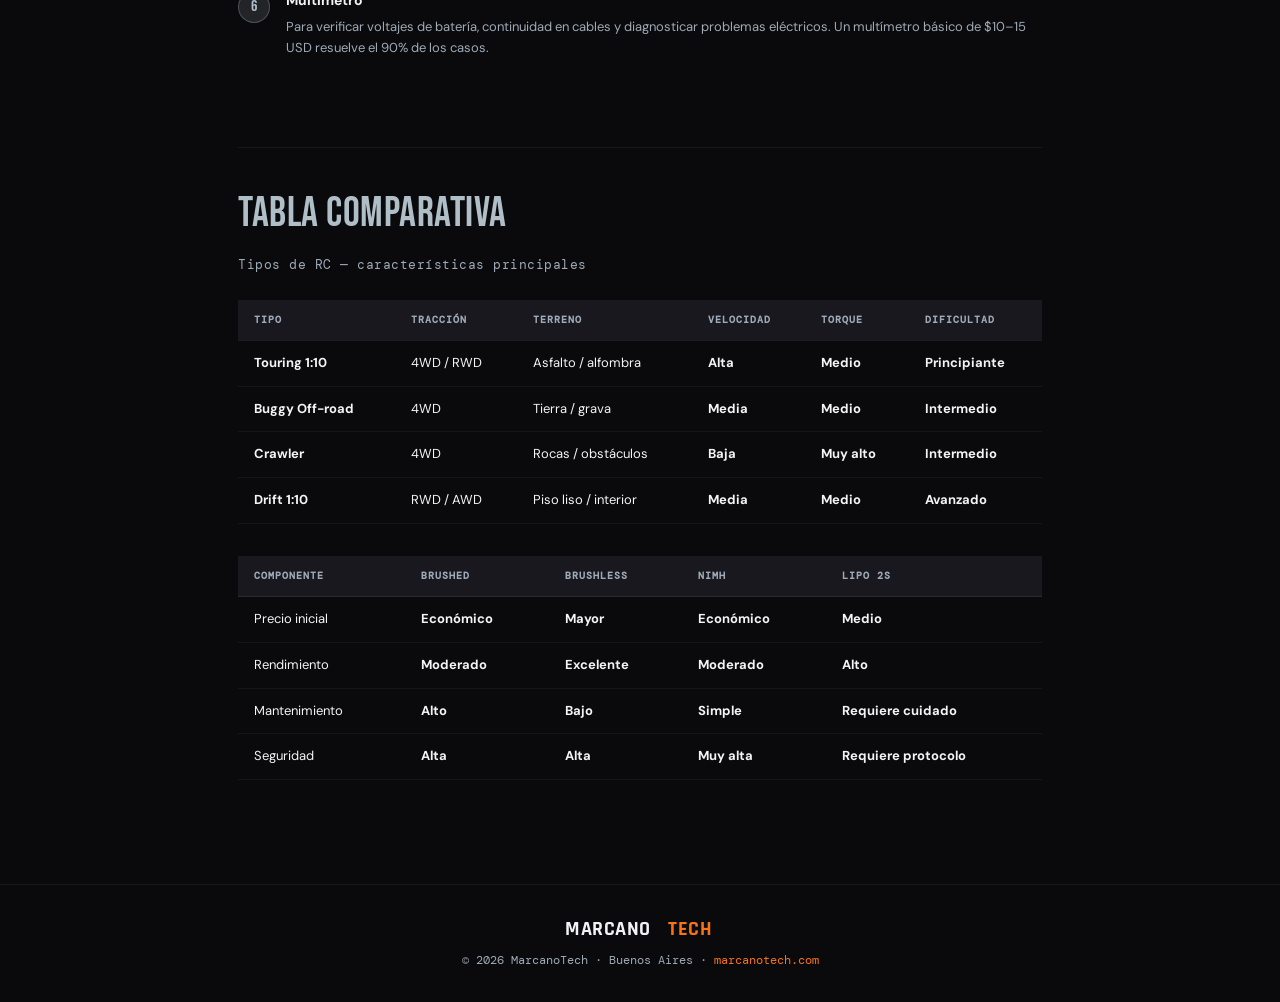
<file: guia-rc-construccion.html>
﻿<!DOCTYPE html>
<html lang="es">
<head>
<link rel="icon" type="image/svg+xml" href="[data-uri]">
<meta charset="UTF-8">
<meta name="viewport" content="width=device-width, initial-scale=1.0">
<title>Guía RC Construcción — MarcanoTech</title>
<meta name="description" content="Guía completa de construcción de autos RC 1:10 desde cero: chasis, electrónica, suspensión y piezas impresas en 3D.">
<link rel="preconnect" href="https://fonts.googleapis.com">
<link href="https://fonts.googleapis.com/css2?family=Rajdhani:wght@700&family=Bebas+Neue&family=DM+Sans:wght@300;400;500;600&family=DM+Mono:wght@400;500&display=swap" rel="stylesheet">
<style>
*,*::before,*::after{box-sizing:border-box;margin:0;padding:0;}
:root{
  --black:#000;--dark1:#0a0a0c;--dark2:#111116;--dark3:#18181e;
  --navy:#1a3a6b;--navy-l:#4a7fd4;--ferrari:#f97316;--silver:#9eaab8;--white:#f4f4f6;
  --accent:#b0bec8;
  --font-d:'Bebas Neue',sans-serif;--font-b:'DM Sans',sans-serif;--font-m:'DM Mono',monospace;
}
html{scroll-behavior:smooth;}
body{font-family:var(--font-b);background:var(--dark1);color:var(--white);line-height:1.6;}
a{text-decoration:none;color:inherit;}
nav{position:sticky;top:0;z-index:50;padding:0 48px;height:64px;display:flex;align-items:center;justify-content:space-between;background:rgba(10,10,12,0.95);backdrop-filter:blur(12px);border-bottom:1px solid rgba(255,255,255,0.06);}
.logo{font-family:var(--font-d);font-size:20px;letter-spacing:1px;}
.logo span{color:var(--ferrari);}
.back-btn{display:flex;align-items:center;gap:8px;font-size:13px;color:var(--silver);padding:8px 16px;border:1px solid rgba(255,255,255,0.1);border-radius:6px;transition:all 0.2s;}
.back-btn:hover{color:var(--white);border-color:var(--accent);}
.hero{padding:72px 48px 56px;max-width:900px;margin:0 auto;}
.cat-badge{display:inline-flex;align-items:center;gap:8px;background:rgba(176,190,200,0.1);border:1px solid rgba(176,190,200,0.3);padding:5px 14px;border-radius:100px;font-size:11px;font-family:var(--font-m);color:var(--accent);letter-spacing:2px;text-transform:uppercase;margin-bottom:24px;}
h1{font-family:var(--font-d);font-size:clamp(48px,7vw,84px);line-height:0.95;letter-spacing:1px;margin-bottom:20px;}
h1 span{color:var(--accent);}
.hero p{font-size:16px;color:var(--silver);max-width:640px;font-weight:300;}
.toc{background:rgba(255,255,255,0.04);border:1px solid rgba(255,255,255,0.08);border-radius:12px;padding:24px 28px;max-width:860px;margin:48px auto 48px;width:calc(100% - 96px);}
.toc-title{font-size:12px;font-family:var(--font-m);letter-spacing:2px;color:var(--accent);text-transform:uppercase;margin-bottom:14px;}
.toc-links{display:flex;flex-wrap:wrap;gap:8px;}
.toc-link{background:rgba(255,255,255,0.05);border:1px solid rgba(255,255,255,0.08);color:var(--silver);padding:6px 14px;border-radius:6px;font-size:12px;transition:all 0.2s;}
.toc-link:hover{background:rgba(176,190,200,0.1);border-color:rgba(176,190,200,0.3);color:var(--white);}
.content{max-width:900px;margin:0 auto;padding:0 48px 80px;}
.section{margin-top:64px;padding-top:32px;border-top:1px solid rgba(255,255,255,0.06);}
.section-title{font-family:var(--font-d);font-size:clamp(28px,4vw,42px);letter-spacing:0.5px;margin-bottom:8px;color:var(--accent);}
.section-sub{font-size:13px;color:var(--silver);font-family:var(--font-m);margin-bottom:20px;letter-spacing:0.5px;}
.body-text{font-size:14px;color:var(--silver);line-height:1.75;margin-bottom:16px;}
.cards{display:grid;grid-template-columns:repeat(auto-fill,minmax(220px,1fr));gap:14px;margin:20px 0;}
.card{background:var(--dark2);border:1px solid rgba(255,255,255,0.07);border-radius:12px;padding:20px;transition:border-color 0.2s;}
.card:hover{border-color:rgba(176,190,200,0.3);}
.card-icon{font-size:24px;margin-bottom:12px;}
.card-title{font-size:14px;font-weight:700;color:var(--white);margin-bottom:8px;}
.card-desc{font-size:12px;color:var(--silver);line-height:1.6;}
.specs-grid{display:grid;grid-template-columns:repeat(auto-fill,minmax(160px,1fr));gap:10px;margin:20px 0;}
.spec-card{background:var(--dark2);border:1px solid rgba(255,255,255,0.07);border-radius:10px;padding:14px 16px;}
.spec-key{font-size:10px;color:var(--silver);font-family:var(--font-m);letter-spacing:1px;text-transform:uppercase;margin-bottom:6px;}
.spec-val{font-size:15px;font-weight:700;color:var(--white);}
.comp-table{width:100%;border-collapse:collapse;margin:24px 0;font-size:13px;}
.comp-table th{background:var(--dark3);padding:12px 16px;text-align:left;font-size:10px;letter-spacing:1px;text-transform:uppercase;color:var(--silver);font-family:var(--font-m);border-bottom:1px solid rgba(255,255,255,0.08);}
.comp-table td{padding:12px 16px;border-bottom:1px solid rgba(255,255,255,0.05);color:var(--white);}
.comp-table tr:hover td{background:rgba(255,255,255,0.02);}
.dot-green{color:#34d399;font-weight:700;}
.dot-yellow{color:#fbbf24;font-weight:700;}
.dot-red{color:#f04040;font-weight:700;}
.steps{display:flex;flex-direction:column;gap:0;margin:20px 0;}
.step-item{display:flex;gap:16px;padding-bottom:24px;position:relative;}
.step-item::before{content:'';position:absolute;left:15px;top:36px;bottom:0;width:1px;background:rgba(255,255,255,0.08);}
.step-item:last-child::before{display:none;}
.step-num{width:32px;height:32px;border-radius:50%;background:rgba(176,190,200,0.15);border:1px solid rgba(176,190,200,0.3);color:var(--accent);display:flex;align-items:center;justify-content:center;font-family:var(--font-d);font-size:16px;flex-shrink:0;margin-top:2px;}
.step-title{font-size:14px;font-weight:700;color:var(--white);margin-bottom:6px;}
.step-desc{font-size:13px;color:var(--silver);line-height:1.6;}
.tip{background:rgba(176,190,200,0.06);border:1px solid rgba(176,190,200,0.2);border-radius:10px;padding:16px 18px;margin:16px 0;font-size:13px;color:var(--silver);line-height:1.6;}
.tip strong{color:var(--accent);}
.warn{background:rgba(251,191,36,0.06);border:1px solid rgba(251,191,36,0.2);border-radius:10px;padding:16px 18px;margin:16px 0;font-size:13px;color:var(--silver);line-height:1.6;}
.warn strong{color:#fbbf24;}
.tag-row{display:flex;flex-wrap:wrap;gap:8px;margin:14px 0;}
.tag{background:rgba(176,190,200,0.08);border:1px solid rgba(176,190,200,0.18);color:var(--accent);padding:5px 12px;border-radius:6px;font-size:12px;font-family:var(--font-m);}
.two-col{display:grid;grid-template-columns:1fr 1fr;gap:16px;margin:20px 0;}
.col-box{background:var(--dark2);border-radius:10px;padding:16px 18px;border-left:3px solid rgba(176,190,200,0.4);}
.col-title{font-size:11px;font-family:var(--font-m);letter-spacing:1.5px;text-transform:uppercase;color:var(--accent);margin-bottom:12px;}
.col-item{font-size:13px;color:var(--silver);display:flex;gap:8px;margin-bottom:7px;}
.col-item::before{content:'';flex-shrink:0;margin-top:6px;width:5px;height:5px;border-radius:50%;background:var(--accent);}
footer{background:var(--dark1);border-top:1px solid rgba(255,255,255,0.06);padding:32px 48px;text-align:center;}
footer p{font-size:12px;color:var(--silver);font-family:var(--font-m);}
footer span{color:var(--ferrari);}
@media(max-width:768px){
  nav,footer{padding-left:20px;padding-right:20px;}
  .hero,.content{padding-left:20px;padding-right:20px;}
  .toc{margin-left:20px;margin-right:20px;padding:18px;}
  .two-col{grid-template-columns:1fr;}
  .cards{grid-template-columns:1fr 1fr;}
}
</style>
</head>
<body>

<nav>
  <a href="index.html" style="display:flex;align-items:center;gap:10px;text-decoration:none">
    <img src="[data-uri]" style="height:36px;width:auto;flex-shrink:0;display:block" alt="MarcanoTech">
    <img src="[data-uri]" style="height:22px;width:auto;flex-shrink:0;display:block" alt="MarcanoTech">
  </a>
  <a href="index.html#guias" class="back-btn">
    <svg width="14" height="14" viewBox="0 0 24 24" fill="none" stroke="currentColor" stroke-width="2"><polyline points="15 18 9 12 15 6"/></svg>
    Volver a Guías
  </a>
</nav>

<div class="hero">
  <div class="cat-badge">Guía técnica · RC Construcción</div>
  <h1>CONSTRUCCIÓN<br><span>RC 1:10</span></h1>
  <p>Todo lo que necesitás saber para construir un auto RC a escala desde cero: chasis, electrónica, suspensión y las piezas que podés imprimir en 3D para personalizar tu proyecto.</p>
</div>

<div class="toc">
  <div class="toc-title">Contenido</div>
  <div class="toc-links">
    <a href="#tipos" class="toc-link">Tipos de RC</a>
    <a href="#chasis" class="toc-link">Chasis y suspensión</a>
    <a href="#propulsion" class="toc-link">Motor y ESC</a>
    <a href="#control" class="toc-link">Dirección y control</a>
    <a href="#bateria" class="toc-link">Batería</a>
    <a href="#3d" class="toc-link">Piezas impresas</a>
    <a href="#herramientas" class="toc-link">Herramientas</a>
    <a href="#comparativa" class="toc-link">Tabla comparativa</a>
  </div>
</div>

<div class="content">

<!-- TIPOS -->
<div class="section" id="tipos">
  <div class="section-title">Tipos de RC</div>
  <div class="section-sub">On-road · Off-road · Crawler · Drift</div>
  <p class="body-text">Antes de elegir componentes, hay que definir qué tipo de RC vas a construir. Cada categoría tiene requerimientos mecánicos y de electrónica muy diferentes. Esta decisión impacta directamente en el tipo de chasis, neumáticos, servo y setup de suspensión.</p>
  <div class="cards">
    <div class="card">
      <div class="card-icon">🏎️</div>
      <div class="card-title">Touring / On-road</div>
      <div class="card-desc">Chasis bajo y rígido para pistas de asfalto o alfombra. Alta velocidad, suspensión ajustada. Ideal para circuitos y réplicas de autos de carrera.</div>
    </div>
    <div class="card">
      <div class="card-icon">🚗</div>
      <div class="card-title">Buggy / Off-road</div>
      <div class="card-desc">Suspensión larga con mucho recorrido para absorber impactos. Neumáticos con taco para tierra, arena o grava. Versatilidad fuera de pista.</div>
    </div>
    <div class="card">
      <div class="card-icon">🪨</div>
      <div class="card-title">Crawler / Rock</div>
      <div class="card-desc">Velocidad baja, torque extremo. Chasis articulado, neumáticos de goma blanda. Diseñado para escalar obstáculos sin que el vehículo vuelque.</div>
    </div>
    <div class="card">
      <div class="card-icon">🌀</div>
      <div class="card-title">Drift</div>
      <div class="card-desc">Neumáticos de plástico duro para perder tracción controladamente. Suspensión orientada a la estética del drift. Gran opción para interiores.</div>
    </div>
  </div>
  <div class="tip"><strong>💡 Recomendación MarcanoTech:</strong> Para empezar, el formato Touring 1:10 es el más accesible: hay más repuestos, más comunidad y las carrocerías impresas en 3D quedan excelentes en esa escala.</div>
</div>

<!-- CHASIS -->
<div class="section" id="chasis">
  <div class="section-title">Chasis y Suspensión</div>
  <div class="section-sub">El esqueleto que define todo el comportamiento</div>
  <p class="body-text">El chasis es la base estructural del vehículo. Define el ancho de vía, la distancia entre ejes (wheelbase), y la rigidez torsional. En 1:10 la mayoría de los chasis son de aluminio o plástico de alta resistencia, con un sistema de suspensión doble triángulo (double wishbone) en los cuatro extremos.</p>
  <div class="specs-grid">
    <div class="spec-card"><div class="spec-key">Escala</div><div class="spec-val">1:10</div></div>
    <div class="spec-card"><div class="spec-key">Wheelbase típico</div><div class="spec-val">257–260 mm</div></div>
    <div class="spec-card"><div class="spec-key">Ancho de vía</div><div class="spec-val">190–200 mm</div></div>
    <div class="spec-card"><div class="spec-key">Suspensión</div><div class="spec-val">Double wishbone</div></div>
    <div class="spec-card"><div class="spec-key">Diferencial</div><div class="spec-val">Delantera + trasera</div></div>
    <div class="spec-card"><div class="spec-key">Tracción típica</div><div class="spec-val">4WD / RWD</div></div>
  </div>
  <div class="two-col">
    <div class="col-box">
      <div class="col-title">Componentes del chasis</div>
      <div class="col-item">Placa principal (lower deck)</div>
      <div class="col-item">Placa superior (upper deck)</div>
      <div class="col-item">Brazos de suspensión delanteros y traseros</div>
      <div class="col-item">Knuckles (portamangueta)</div>
      <div class="col-item">Amortiguadores (oil shocks)</div>
      <div class="col-item">Diferencial con engranajes cónicos</div>
      <div class="col-item">Cardanes (drive shafts)</div>
    </div>
    <div class="col-box">
      <div class="col-title">Ajustes de suspensión</div>
      <div class="col-item">Caster angle — estabilidad en línea recta</div>
      <div class="col-item">Camber — agarre en curvas</div>
      <div class="col-item">Toe-in / Toe-out — estabilidad vs agilidad</div>
      <div class="col-item">Ride height — altura al suelo</div>
      <div class="col-item">Dureza del aceite de amortiguadores</div>
      <div class="col-item">Posición del muelle en el shock</div>
    </div>
  </div>
  <div class="warn"><strong>⚠️ Atención:</strong> En chasis 4WD, verificá siempre que los cardanes delanteros y traseros sean del mismo ángulo de trabajo. Un mal ángulo genera vibración y desgaste prematuro.</div>
</div>

<!-- PROPULSION -->
<div class="section" id="propulsion">
  <div class="section-title">Motor y ESC</div>
  <div class="section-sub">El corazón del sistema de propulsión</div>
  <p class="body-text">El motor convierte energía eléctrica en movimiento. El ESC (Electronic Speed Controller) regula la corriente hacia el motor según la señal del control remoto. Juntos definen la velocidad máxima y el torque disponible. En 1:10, el estándar es motor brushless 540 con ESC de 60–120 A.</p>
  <div class="two-col">
    <div class="col-box">
      <div class="col-title">Motor Brushed (escobillas)</div>
      <div class="col-item">Más económico y simple</div>
      <div class="col-item">Menos eficiente — genera más calor</div>
      <div class="col-item">Requiere mantenimiento de escobillas</div>
      <div class="col-item">Ideal para principiantes</div>
      <div class="col-item">Velocidad: moderada (40–60 km/h)</div>
    </div>
    <div class="col-box">
      <div class="col-title">Motor Brushless (sin escobillas)</div>
      <div class="col-item">Mayor eficiencia y potencia</div>
      <div class="col-item">Sin desgaste por rozamiento</div>
      <div class="col-item">Requiere ESC compatible (BEC)</div>
      <div class="col-item">Mayor costo inicial</div>
      <div class="col-item">Velocidad: alta (80–120+ km/h)</div>
    </div>
  </div>
  <div class="specs-grid" style="margin-top:20px">
    <div class="spec-card"><div class="spec-key">Tamaño motor</div><div class="spec-val">540 / 550</div></div>
    <div class="spec-card"><div class="spec-key">KV típico (touring)</div><div class="spec-val">3000–5000 KV</div></div>
    <div class="spec-card"><div class="spec-key">KV típico (crawler)</div><div class="spec-val">800–1200 KV</div></div>
    <div class="spec-card"><div class="spec-key">Corriente ESC</div><div class="spec-val">60–120 A</div></div>
    <div class="spec-card"><div class="spec-key">Voltaje</div><div class="spec-val">7.4 V (2S) / 11.1 V (3S)</div></div>
    <div class="spec-card"><div class="spec-key">BEC ESC</div><div class="spec-val">5–6 V / 2–3 A</div></div>
  </div>
  <div class="tip"><strong>💡 Tip:</strong> Para un RC touring 1:10 de iniciación, un combo brushless 3300 KV + ESC 60A con LiPo 2S da velocidades de 60–80 km/h con excelente control. Aumentar a 3S sin ajustar el piñón puede dañar el ESC o el motor.</div>
</div>

<!-- CONTROL -->
<div class="section" id="control">
  <div class="section-title">Dirección y Control</div>
  <div class="section-sub">Servo · Receptor · Emisora</div>
  <p class="body-text">El sistema de control tiene tres partes: la emisora (radio en mano del piloto), el receptor (instalado en el RC) y los servos (motores que accionan la dirección y el embrague/freno en vehículos de combustión). En eléctrico 1:10 se usa un servo de dirección y el ESC recibe directamente la señal de aceleración/freno.</p>
  <div class="cards">
    <div class="card">
      <div class="card-icon">📡</div>
      <div class="card-title">Emisora (Radio)</div>
      <div class="card-desc">2.4 GHz es el estándar moderno — sin interferencias. Mínimo 2 canales (aceleración + dirección). Marcas: Flysky, Radiomaster, Futaba.</div>
    </div>
    <div class="card">
      <div class="card-icon">📻</div>
      <div class="card-title">Receptor</div>
      <div class="card-desc">Debe ser compatible con el protocolo de la emisora (AFHDS, ELRS, S.BUS). Se conecta al ESC y al servo. Va en una zona protegida del chasis.</div>
    </div>
    <div class="card">
      <div class="card-icon">⚙️</div>
      <div class="card-title">Servo de Dirección</div>
      <div class="card-desc">Torque mínimo recomendado: 6–8 kg·cm para touring 1:10. Para crawler: 15–25 kg·cm. Velocidad: 0.10–0.15 seg/60° para competición.</div>
    </div>
    <div class="card">
      <div class="card-icon">🔌</div>
      <div class="card-title">BEC / UBEC</div>
      <div class="card-desc">El BEC del ESC alimenta el receptor y el servo. Si usás servos digitales de alto torque, un UBEC externo de 3A evita brownouts que reinician el receptor.</div>
    </div>
  </div>
  <div class="tip"><strong>💡 Tip:</strong> Un servo digital metálico de 7 kg·cm en 0.12 s/60° es suficiente para touring competitivo. Los servos de plástico en piezas de alta carga vibran y se gastan muy rápido.</div>
</div>

<!-- BATERIA -->
<div class="section" id="bateria">
  <div class="section-title">Batería</div>
  <div class="section-sub">NiMH vs LiPo — la fuente de energía</div>
  <p class="body-text">La batería alimenta todo el sistema eléctrico. El voltaje determina la velocidad y el ESC debe ser compatible. La capacidad (mAh) determina la autonomía. El rating de descarga (C) determina cuánta corriente puede entregar la batería de forma segura.</p>
  <div class="two-col">
    <div class="col-box">
      <div class="col-title">NiMH — Níquel-Metalhidruro</div>
      <div class="col-item">Más segura — no se infla ni explota</div>
      <div class="col-item">Voltaje nominal: 7.2 V (6 celdas)</div>
      <div class="col-item">Menor densidad de energía</div>
      <div class="col-item">Cargador simple y económico</div>
      <div class="col-item">Ideal para niños o uso recreativo</div>
    </div>
    <div class="col-box">
      <div class="col-title">LiPo — Litio-Polímero</div>
      <div class="col-item">Mayor potencia y autonomía</div>
      <div class="col-item">2S = 7.4V · 3S = 11.1V</div>
      <div class="col-item">Requiere cargador balanceador</div>
      <div class="col-item">Nunca descargar por debajo de 3.2 V/celda</div>
      <div class="col-item">Guardar a 3.8 V/celda (storage voltage)</div>
    </div>
  </div>
  <div class="specs-grid" style="margin-top:20px">
    <div class="spec-card"><div class="spec-key">Capacidad típica</div><div class="spec-val">3000–5000 mAh</div></div>
    <div class="spec-card"><div class="spec-key">Rating descarga</div><div class="spec-val">30–50 C mínimo</div></div>
    <div class="spec-card"><div class="spec-key">Autonomía aprox.</div><div class="spec-val">20–35 min</div></div>
    <div class="spec-card"><div class="spec-key">Conector</div><div class="spec-val">Deans / XT60</div></div>
    <div class="spec-card"><div class="spec-key">Almacenamiento</div><div class="spec-val">3.8 V/celda</div></div>
    <div class="spec-card"><div class="spec-key">Temperatura máx.</div><div class="spec-val">60 °C uso / 25 °C guarda</div></div>
  </div>
  <div class="warn"><strong>⚠️ Seguridad LiPo:</strong> Nunca cargues una batería hinchada (puffed). Usá siempre una bolsa ignífuga para carga y almacenamiento. Un LiPo dañado que se inflama genera temperaturas de más de 800 °C.</div>
</div>

<!-- 3D -->
<div class="section" id="3d">
  <div class="section-title">Piezas Impresas en 3D</div>
  <div class="section-sub">Qué se puede fabricar para tu RC</div>
  <p class="body-text">La impresión 3D abre un mundo de posibilidades para los proyectos RC. Desde carrocerías hasta soportes estructurales, muchas piezas se pueden imprimir en PLA, PETG o TPU según la función que cumplan y la resistencia que necesiten.</p>
  <div class="cards">
    <div class="card">
      <div class="card-icon">🚘</div>
      <div class="card-title">Carrocerías</div>
      <div class="card-desc">El uso más popular. PLA Matte da acabados premium. Las carrocerías impresas en 1:10 quedan perfectas en touring y drift. Se pueden pintar y customizar.</div>
    </div>
    <div class="card">
      <div class="card-icon">🔧</div>
      <div class="card-title">Soportes y bases</div>
      <div class="card-desc">Bases para el receptor, montaje de ESC, soporte de batería y cubierta del motor. PETG o ASA para mayor resistencia térmica en zonas calientes.</div>
    </div>
    <div class="card">
      <div class="card-icon">🛡️</div>
      <div class="card-title">Protecciones</div>
      <div class="card-desc">Guardabarros, skid plates inferiores, protectores de servo. TPU es ideal por su flexibilidad — absorbe golpes sin quebrarse.</div>
    </div>
    <div class="card">
      <div class="card-icon">🪛</div>
      <div class="card-title">Repuestos funcionales</div>
      <div class="card-desc">Knuckles, brazos de suspensión, soportes de diferencial. En PETG o PLA-CF para piezas que no estén en la línea crítica de impacto.</div>
    </div>
    <div class="card">
      <div class="card-icon">🎨</div>
      <div class="card-title">Detalles y estética</div>
      <div class="card-desc">Spoilers, difusores, llantas, espejos, roll cages. PLA Silk o PLA Matte para acabados visuales sin necesidad de pintura.</div>
    </div>
    <div class="card">
      <div class="card-icon">🏁</div>
      <div class="card-title">Accesorios de pista</div>
      <div class="card-desc">Conos, chicanas, banderines, separadores de boxes. PLA básico es suficiente para elementos decorativos o de pista indoor.</div>
    </div>
  </div>
  <div class="tip"><strong>💡 Material recomendado por zona:</strong> Carrocerías y estética → PLA Matte. Soportes de electrónica → PETG. Piezas de impacto o flexibles → TPU. Repuestos estructurales → PETG o PLA-CF.</div>
  <div class="tag-row">
    <span class="tag">PLA Matte — carrocerías</span>
    <span class="tag">PETG — soportes térmicos</span>
    <span class="tag">TPU — protecciones</span>
    <span class="tag">PLA-CF — repuestos estructurales</span>
    <span class="tag">PLA Silk — detalles estéticos</span>
  </div>
</div>

<!-- HERRAMIENTAS -->
<div class="section" id="herramientas">
  <div class="section-title">Herramientas Necesarias</div>
  <div class="section-sub">El kit básico para construir y mantener tu RC</div>
  <div class="steps">
    <div class="step-item">
      <div class="step-num">1</div>
      <div>
        <div class="step-title">Set de llaves hexagonales (Allen)</div>
        <div class="step-desc">Métricas: 1.5 mm, 2 mm, 2.5 mm, 3 mm. La mayoría de los tornillos en RC son M2 a M4 con cabeza hexagonal. Un set de alta calidad evita redondear cabezas.</div>
      </div>
    </div>
    <div class="step-item">
      <div class="step-num">2</div>
      <div>
        <div class="step-title">Destornilladores Phillips y planos</div>
        <div class="step-desc">PH0 y PH1 para la mayoría de los servos, receptores y componentes electrónicos. Preferí cabezas magnéticas para trabajar en espacios reducidos.</div>
      </div>
    </div>
    <div class="step-item">
      <div class="step-num">3</div>
      <div>
        <div class="step-title">Pinzas de punta fina y de corte</div>
        <div class="step-desc">Para manejar cables, conectores y piezas pequeñas. Las de corte se usan para ajustar bridas de cable y cortar sobrantes de pines.</div>
      </div>
    </div>
    <div class="step-item">
      <div class="step-num">4</div>
      <div>
        <div class="step-title">Soldador y estaño</div>
        <div class="step-desc">Imprescindible para soldar conectores al ESC, motor y batería. Un soldador de 40–60 W con punta de 2–3 mm es suficiente para el trabajo en RC.</div>
      </div>
    </div>
    <div class="step-item">
      <div class="step-num">5</div>
      <div>
        <div class="step-title">Cargador balanceador LiPo</div>
        <div class="step-desc">Si vas a usar LiPo, es obligatorio. Buscá un cargador con función de storage charge. ISDT, SkyRC o Junsi son marcas confiables de relación calidad/precio.</div>
      </div>
    </div>
    <div class="step-item">
      <div class="step-num">6</div>
      <div>
        <div class="step-title">Multímetro</div>
        <div class="step-desc">Para verificar voltajes de batería, continuidad en cables y diagnosticar problemas eléctricos. Un multímetro básico de $10–15 USD resuelve el 90% de los casos.</div>
      </div>
    </div>
  </div>
</div>

<!-- COMPARATIVA -->
<div class="section" id="comparativa">
  <div class="section-title">Tabla Comparativa</div>
  <div class="section-sub">Tipos de RC — características principales</div>
  <table class="comp-table">
    <thead>
      <tr>
        <th>Tipo</th>
        <th>Tracción</th>
        <th>Terreno</th>
        <th>Velocidad</th>
        <th>Torque</th>
        <th>Dificultad</th>
      </tr>
    </thead>
    <tbody>
      <tr>
        <td><strong>Touring 1:10</strong></td>
        <td>4WD / RWD</td>
        <td>Asfalto / alfombra</td>
        <td class="dot-green">Alta</td>
        <td class="dot-yellow">Medio</td>
        <td class="dot-green">Principiante</td>
      </tr>
      <tr>
        <td><strong>Buggy Off-road</strong></td>
        <td>4WD</td>
        <td>Tierra / grava</td>
        <td class="dot-yellow">Media</td>
        <td class="dot-yellow">Medio</td>
        <td class="dot-yellow">Intermedio</td>
      </tr>
      <tr>
        <td><strong>Crawler</strong></td>
        <td>4WD</td>
        <td>Rocas / obstáculos</td>
        <td class="dot-red">Baja</td>
        <td class="dot-green">Muy alto</td>
        <td class="dot-yellow">Intermedio</td>
      </tr>
      <tr>
        <td><strong>Drift 1:10</strong></td>
        <td>RWD / AWD</td>
        <td>Piso liso / interior</td>
        <td class="dot-yellow">Media</td>
        <td class="dot-yellow">Medio</td>
        <td class="dot-red">Avanzado</td>
      </tr>
    </tbody>
  </table>
  <table class="comp-table" style="margin-top:32px">
    <thead>
      <tr>
        <th>Componente</th>
        <th>Brushed</th>
        <th>Brushless</th>
        <th>NiMH</th>
        <th>LiPo 2S</th>
      </tr>
    </thead>
    <tbody>
      <tr>
        <td>Precio inicial</td>
        <td class="dot-green">Económico</td>
        <td class="dot-red">Mayor</td>
        <td class="dot-green">Económico</td>
        <td class="dot-yellow">Medio</td>
      </tr>
      <tr>
        <td>Rendimiento</td>
        <td class="dot-yellow">Moderado</td>
        <td class="dot-green">Excelente</td>
        <td class="dot-yellow">Moderado</td>
        <td class="dot-green">Alto</td>
      </tr>
      <tr>
        <td>Mantenimiento</td>
        <td class="dot-red">Alto</td>
        <td class="dot-green">Bajo</td>
        <td class="dot-green">Simple</td>
        <td class="dot-yellow">Requiere cuidado</td>
      </tr>
      <tr>
        <td>Seguridad</td>
        <td class="dot-green">Alta</td>
        <td class="dot-green">Alta</td>
        <td class="dot-green">Muy alta</td>
        <td class="dot-yellow">Requiere protocolo</td>
      </tr>
    </tbody>
  </table>
</div>

</div>

<footer>
  <div style="display:flex;justify-content:center;margin-bottom:12px">
    <svg viewBox="0 0 290 40" width="150" height="22" xmlns="http://www.w3.org/2000/svg">
      <text x="0" y="34" font-family="Rajdhani,sans-serif" font-weight="700" font-size="38" letter-spacing="1" fill="#f0f2f5">MARCANO</text>
      <text x="200" y="34" font-family="Rajdhani,sans-serif" font-weight="700" font-size="38" letter-spacing="1" fill="#f97316">TECH</text>
    </svg>
  </div>
  <p>© 2026 MarcanoTech · Buenos Aires · <a href="index.html" style="color:var(--ferrari)">marcanotech.com</a></p>
</footer>

<button id="scroll-top" onclick="window.scrollTo({top:0,behavior:'smooth'})"
  style="position:fixed;bottom:28px;right:28px;width:44px;height:44px;border-radius:50%;
  background:#9eaab8;color:#fff;border:none;cursor:pointer;display:flex;align-items:center;
  justify-content:center;opacity:0;pointer-events:none;transition:opacity 0.3s;
  box-shadow:0 4px 16px rgba(158,170,184,0.4);z-index:99" title="Volver al inicio">
  <svg width="16" height="16" viewBox="0 0 24 24" fill="none" stroke="currentColor" stroke-width="2.5"><polyline points="18 15 12 9 6 15"/></svg>
</button>
<script>
const btn=document.getElementById('scroll-top');
window.addEventListener('scroll',()=>{
  if(window.scrollY>300){btn.style.opacity='1';btn.style.pointerEvents='auto';}
  else{btn.style.opacity='0';btn.style.pointerEvents='none';}
});
</script>

</body>
</html>
</file>
